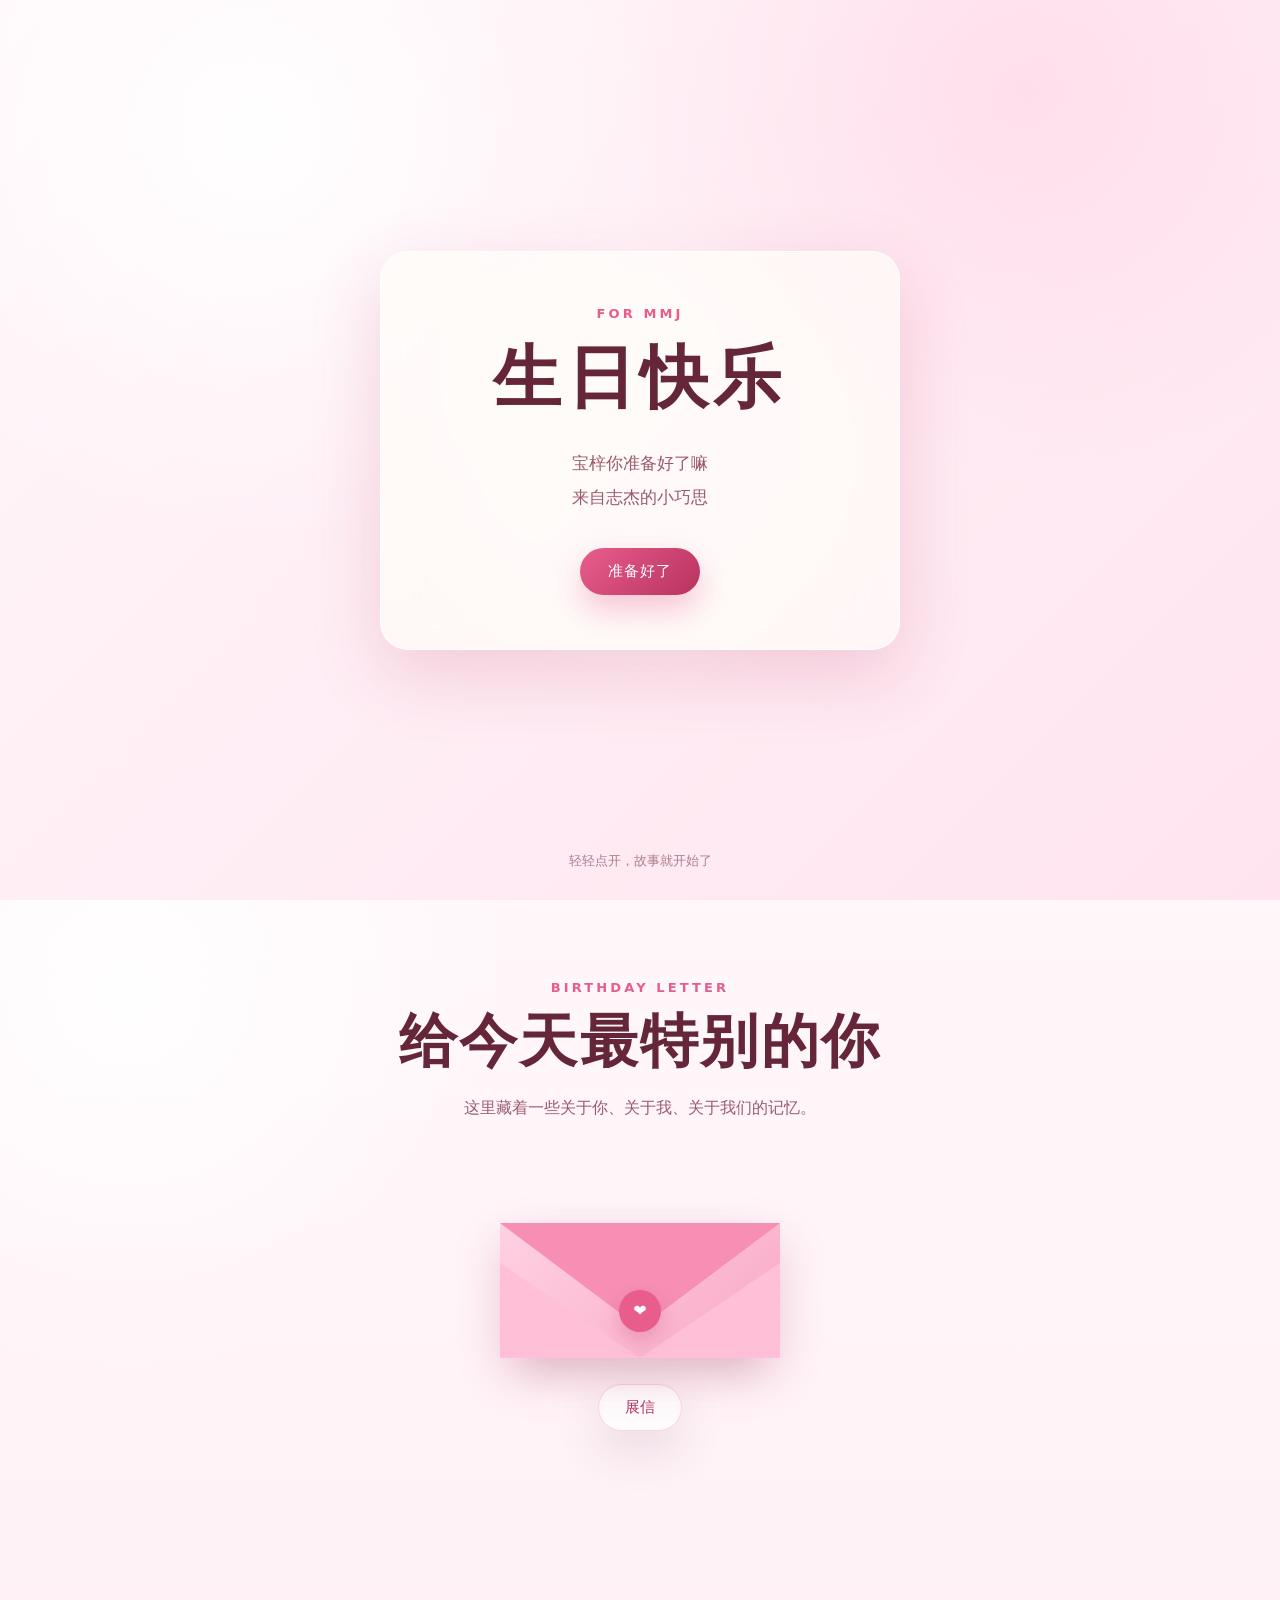
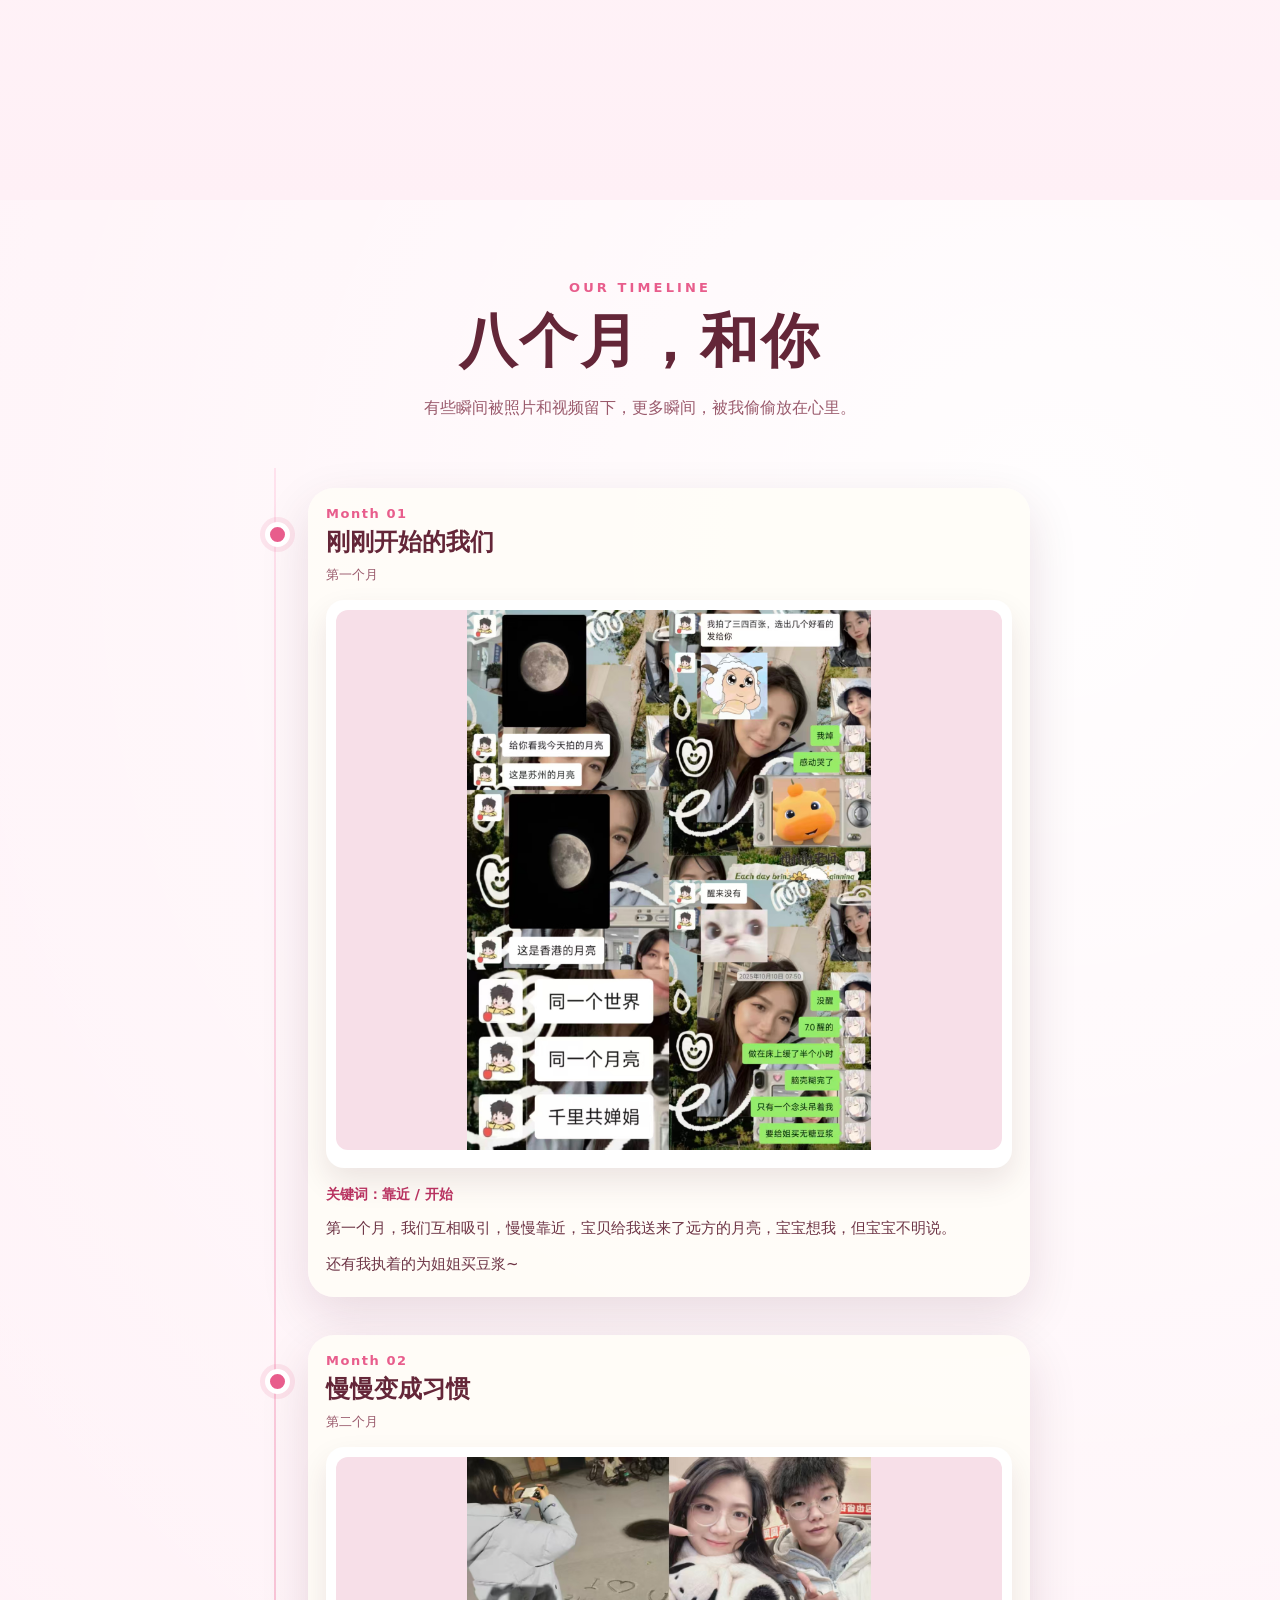
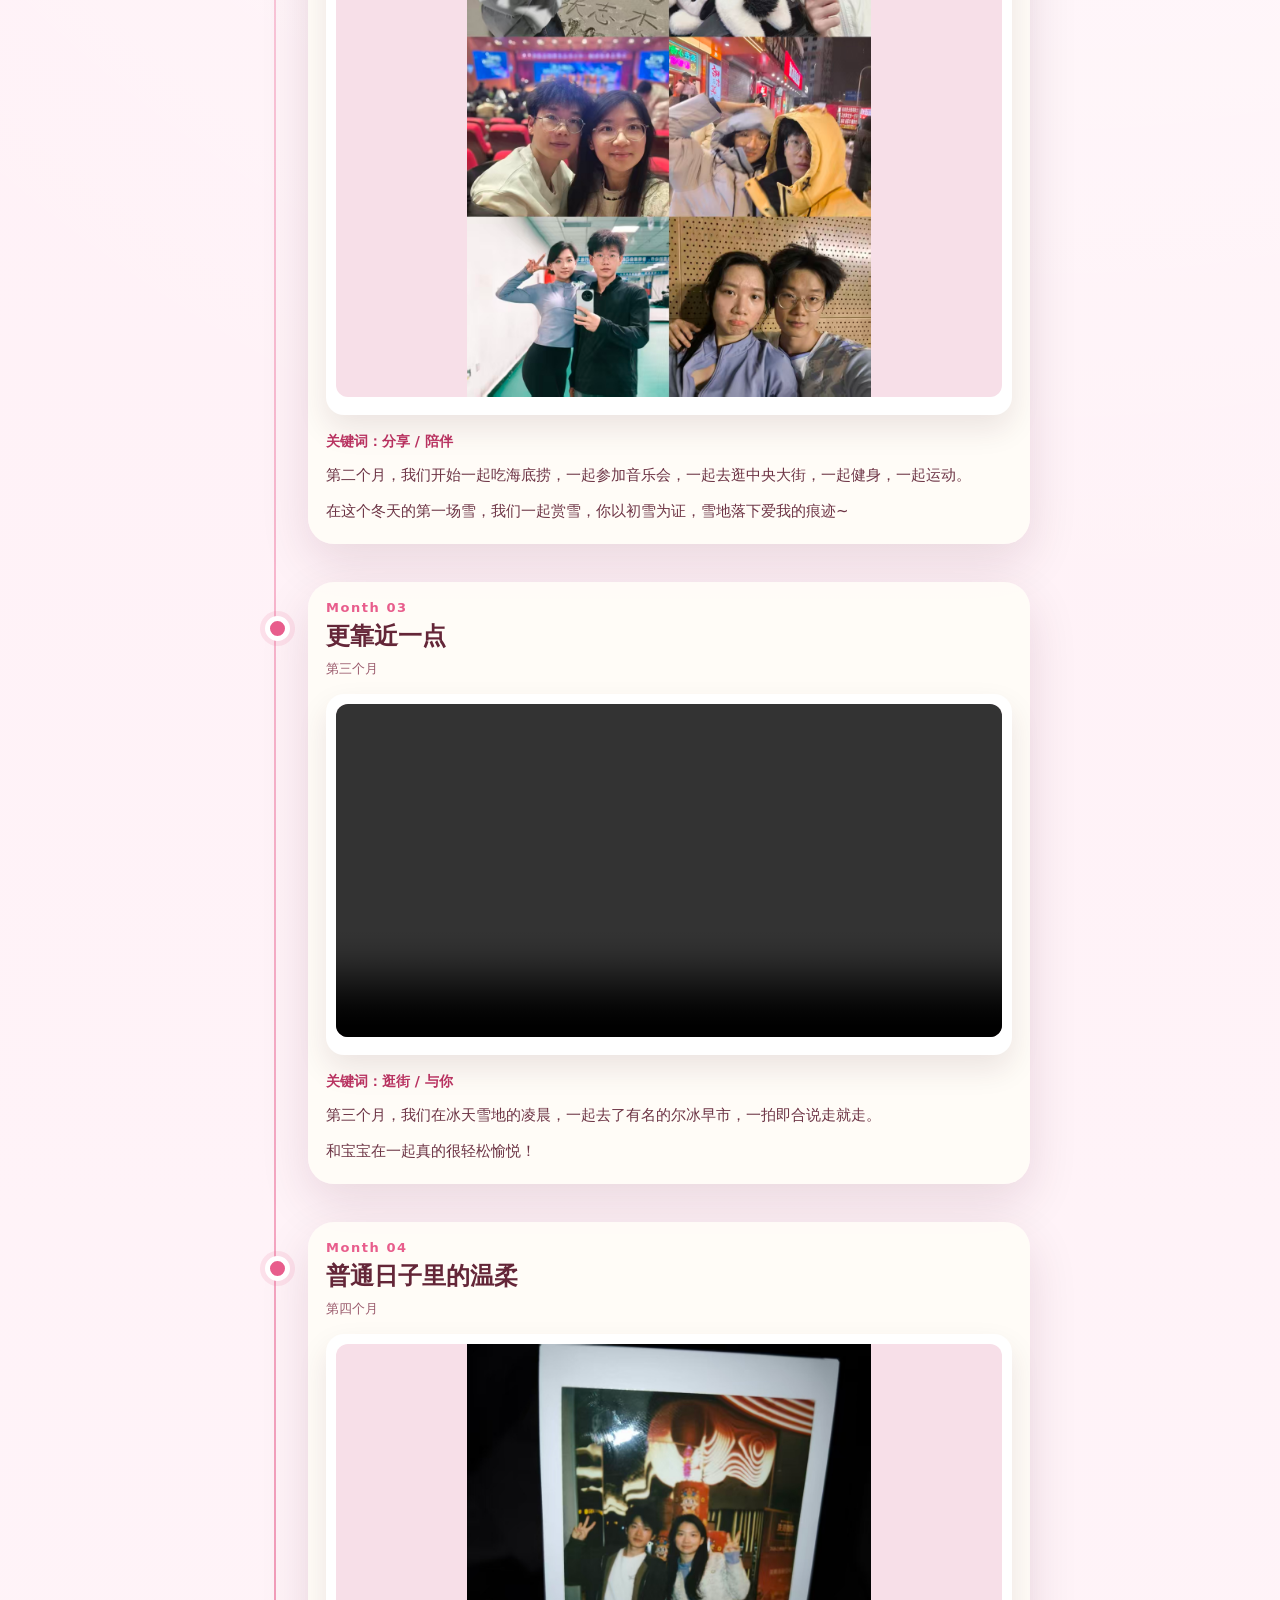
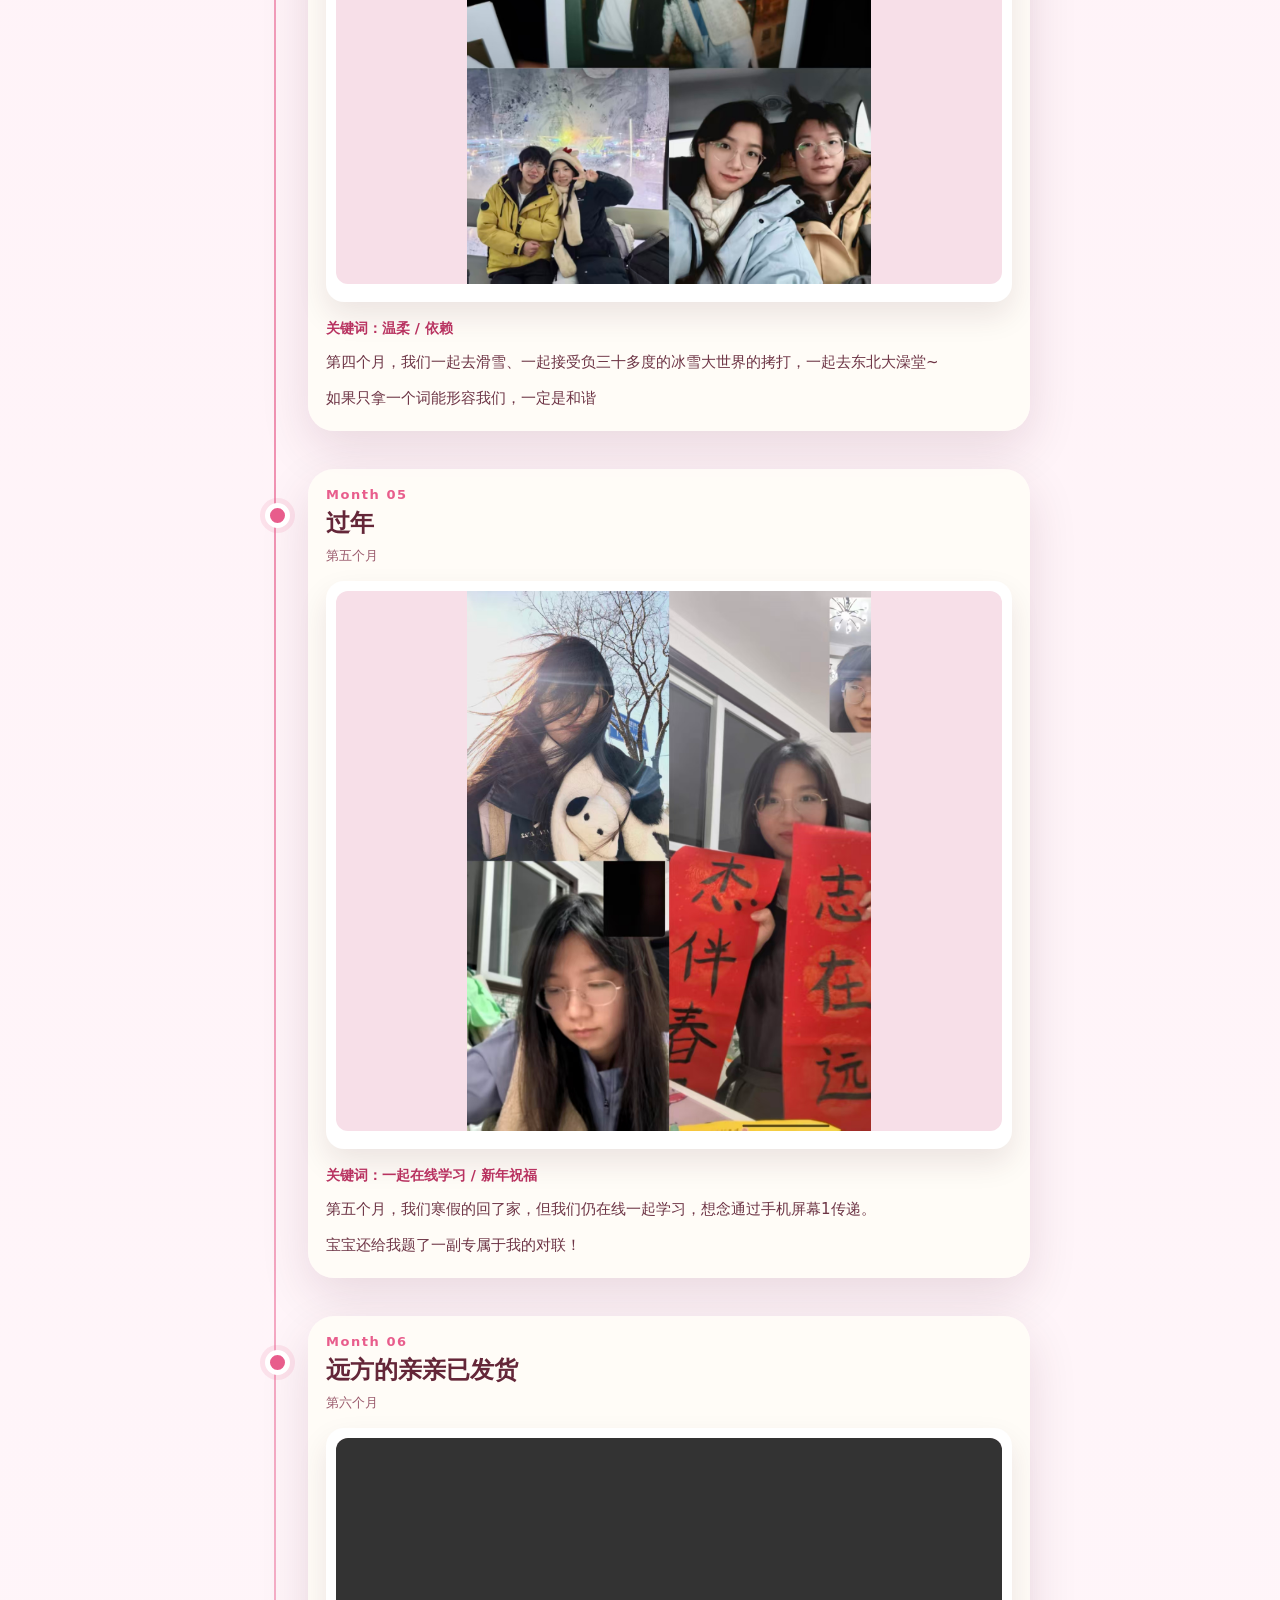
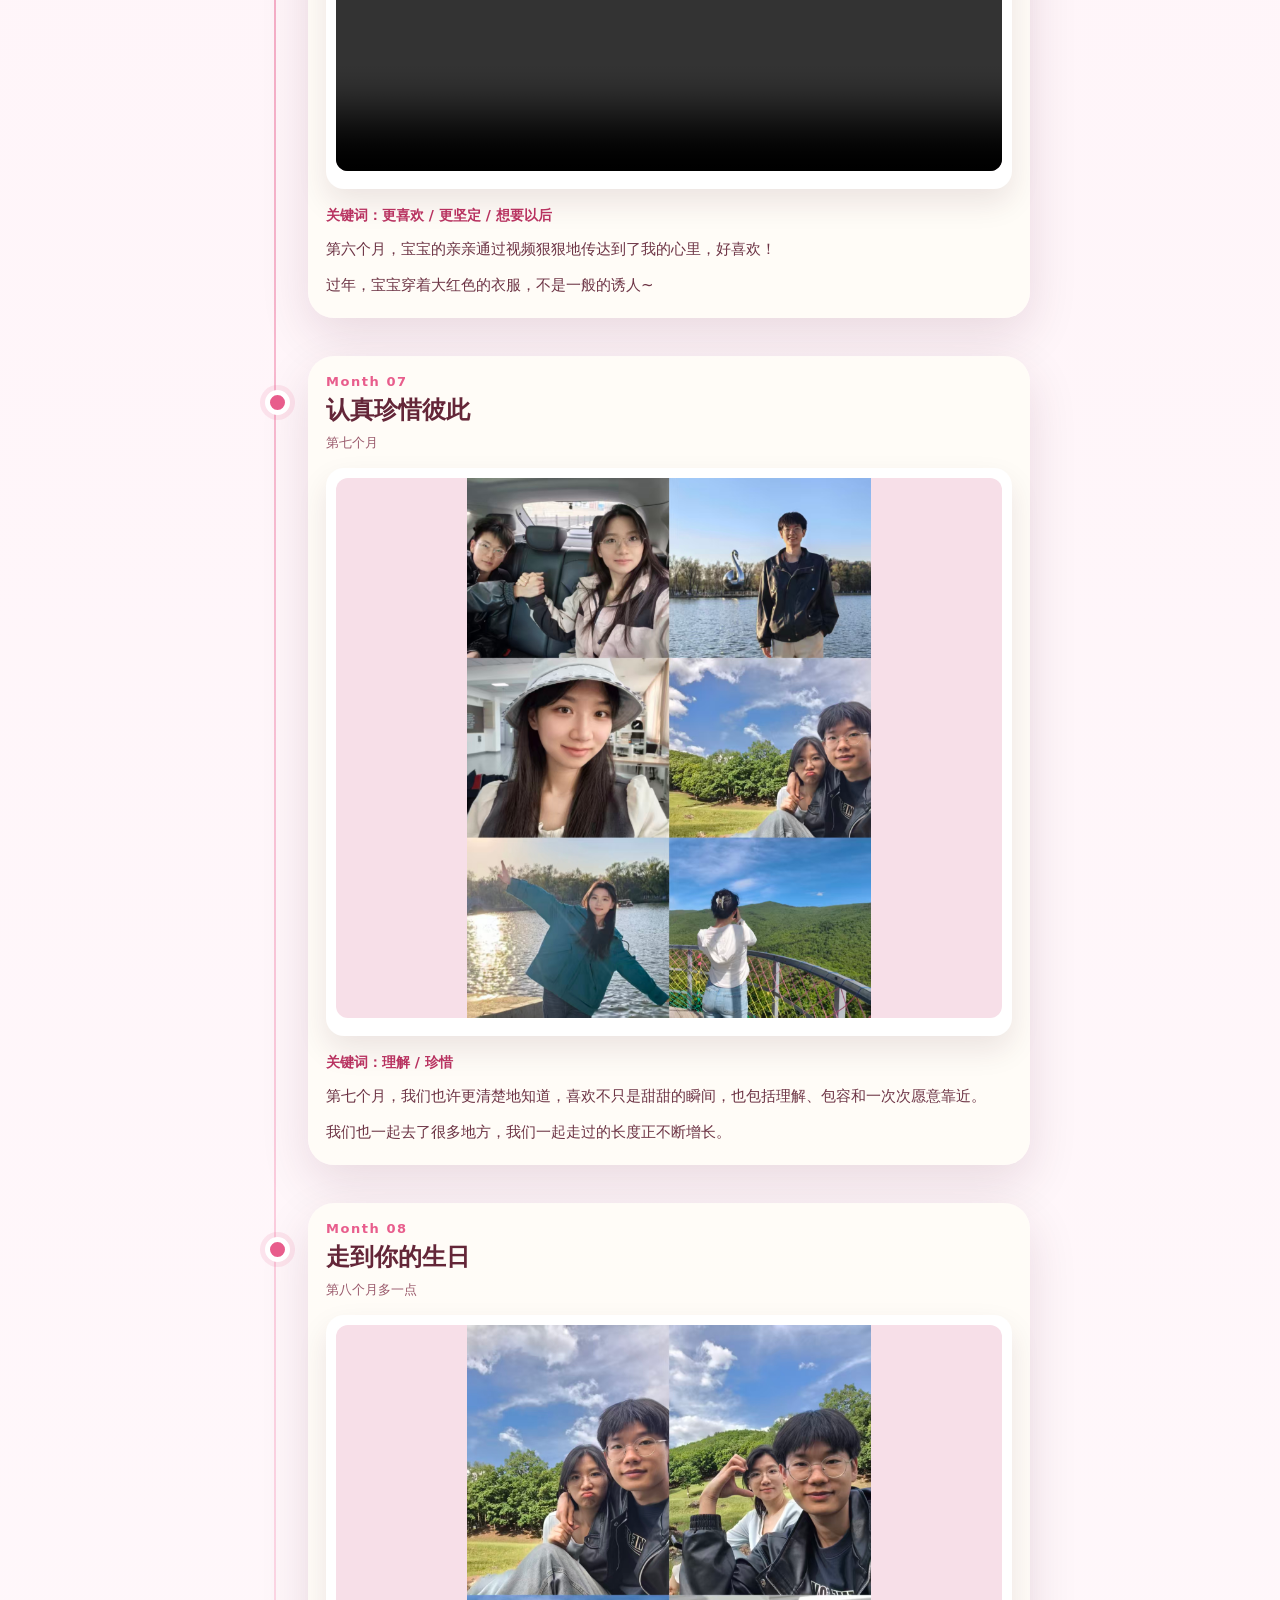
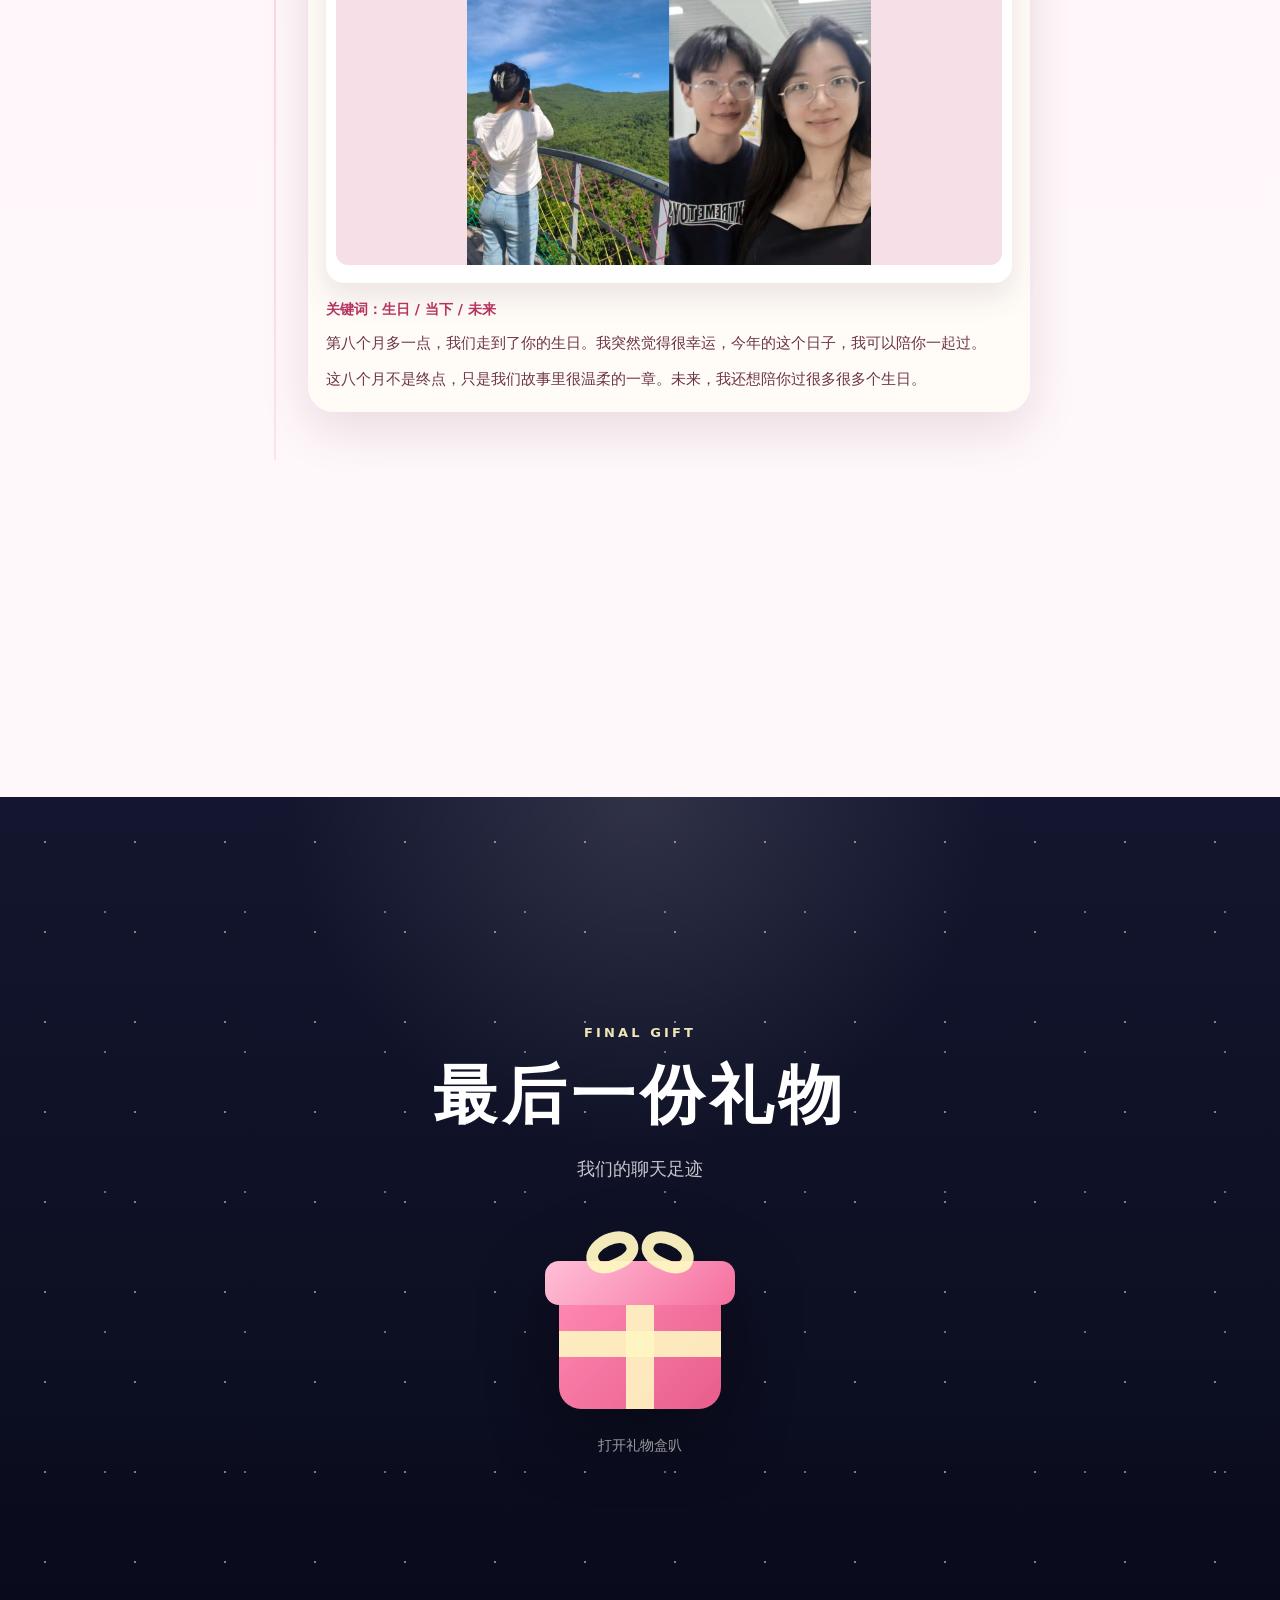
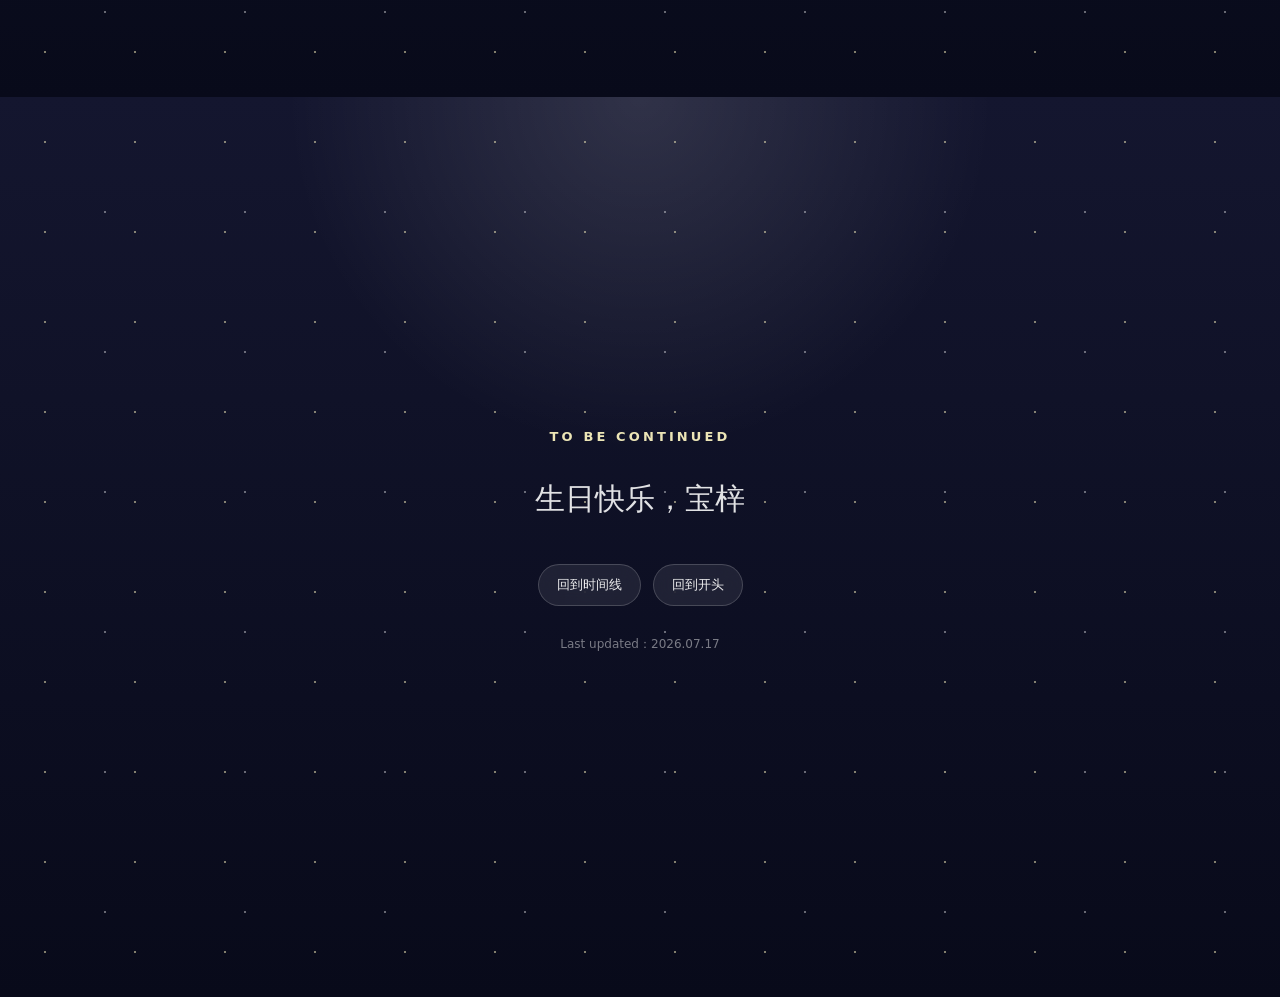
<file: index.html>
<!DOCTYPE html>
<html lang="zh-CN">
<head>
  <meta charset="UTF-8" />
  <meta name="viewport" content="width=device-width, initial-scale=1.0" />
  <title>萌萌姐签收</title>
  <link rel="stylesheet" href="./css/style.css" />
</head>

<body>
  <!-- 背景音乐 -->
  <audio id="bgMusic" loop preload="auto"></audio>

  <!-- 漂浮花瓣/光点容器 -->
  <div id="petalLayer" class="petal-layer"></div>

  <!-- 音乐控制 -->
  <button id="musicToggle" class="music-toggle hidden" aria-label="音乐开关">
    ♫
  </button>

  <main>
    <!-- 1. 开场提示页 -->
    <section id="intro" class="section intro-section">
      <div class="soft-glow"></div>

      <div class="intro-card">
        <p class="eyebrow">For MMJ</p>
        <h1>生日快乐</h1>
        <p class="intro-text">
          宝梓你准备好了嘛<br />
          来自志杰的小巧思
        </p>
        <button id="startBtn" class="primary-btn">
          准备好了
        </button>
      </div>

      <div class="scroll-hint">轻轻点开，故事就开始了</div>
    </section>

    <!-- 2. 信封情书页 -->
    <section id="letter" class="section letter-section">
      <div class="section-inner">
        <p class="eyebrow">Birthday Letter</p>
        <h2 class="section-title">给今天最特别的你</h2>
        <p class="section-subtitle">
          这里藏着一些关于你、关于我、关于我们的记忆。
        </p>

        <div id="envelope" class="envelope" role="button" tabindex="0">
          <div class="paper-preview"></div>
          <div class="envelope-body"></div>
          <div class="envelope-left"></div>
          <div class="envelope-right"></div>
          <div class="envelope-flap"></div>
          <div class="heart-seal">❤</div>
        </div>

        <button id="openLetterBtn" class="secondary-btn">
          展信
        </button>

        <article id="letterPaper" class="letter-paper hidden">
          <div id="letterText" class="letter-text"></div>
          <button id="toTimelineBtn" class="primary-btn hidden">
            去看看我们的八个月
          </button>
        </article>
      </div>
    </section>

    <!-- 3. 八个月时间线 -->
    <section id="timeline" class="section timeline-section">
      <div class="section-inner">
        <p class="eyebrow">Our Timeline</p>
        <h2 class="section-title">八个月，和你</h2>
        <p class="section-subtitle">
          有些瞬间被照片和视频留下，更多瞬间，被我偷偷放在心里。
        </p>

        <div id="timelineList" class="timeline-list"></div>

        <div class="timeline-ending reveal">
          <p>
            这些只是八个月里的一小部分，<br />
            但我想记住的，远比这里更多。
          </p>
          <button id="toGiftBtn" class="primary-btn">
            打开最后的生日礼物
          </button>
        </div>
      </div>
    </section>

    <!-- 4. 生日礼物页 -->
    <section id="gift" class="section gift-section">
      <div class="star-layer"></div>

      <div class="gift-content">
        <p class="eyebrow light">Final Gift</p>
        <h2 class="gift-title">最后一份礼物</h2>
        <p class="gift-subtitle">
          我们的聊天足迹
        </p>

        <div id="giftBox" class="gift-box" role="button" tabindex="0">
          <div class="gift-lid">
            <div class="gift-bow bow-left"></div>
            <div class="gift-bow bow-right"></div>
          </div>
          <div class="gift-body">
            <div class="gift-ribbon-vertical"></div>
            <div class="gift-ribbon-horizontal"></div>
          </div>
        </div>

        <p class="gift-tip">打开礼物盒叭</p>
      </div>
    </section>

    <!-- 5. 余韵结尾页 -->
    <section id="ending" class="section ending-section">
      <div class="star-layer"></div>

      <div class="ending-card">
        <p class="eyebrow light">To Be Continued</p>
        <div id="endingText" class="ending-text"></div>

        <div class="ending-actions">
          <button id="backTimelineBtn" class="ghost-btn">回到时间线</button>
          <button id="backTopBtn" class="ghost-btn">回到开头</button>
        </div>

        <p id="lastUpdated" class="last-updated"></p>
      </div>
    </section>
  </main>
  <script src="./js/main.js"></script>
</body>
</html>
</file>
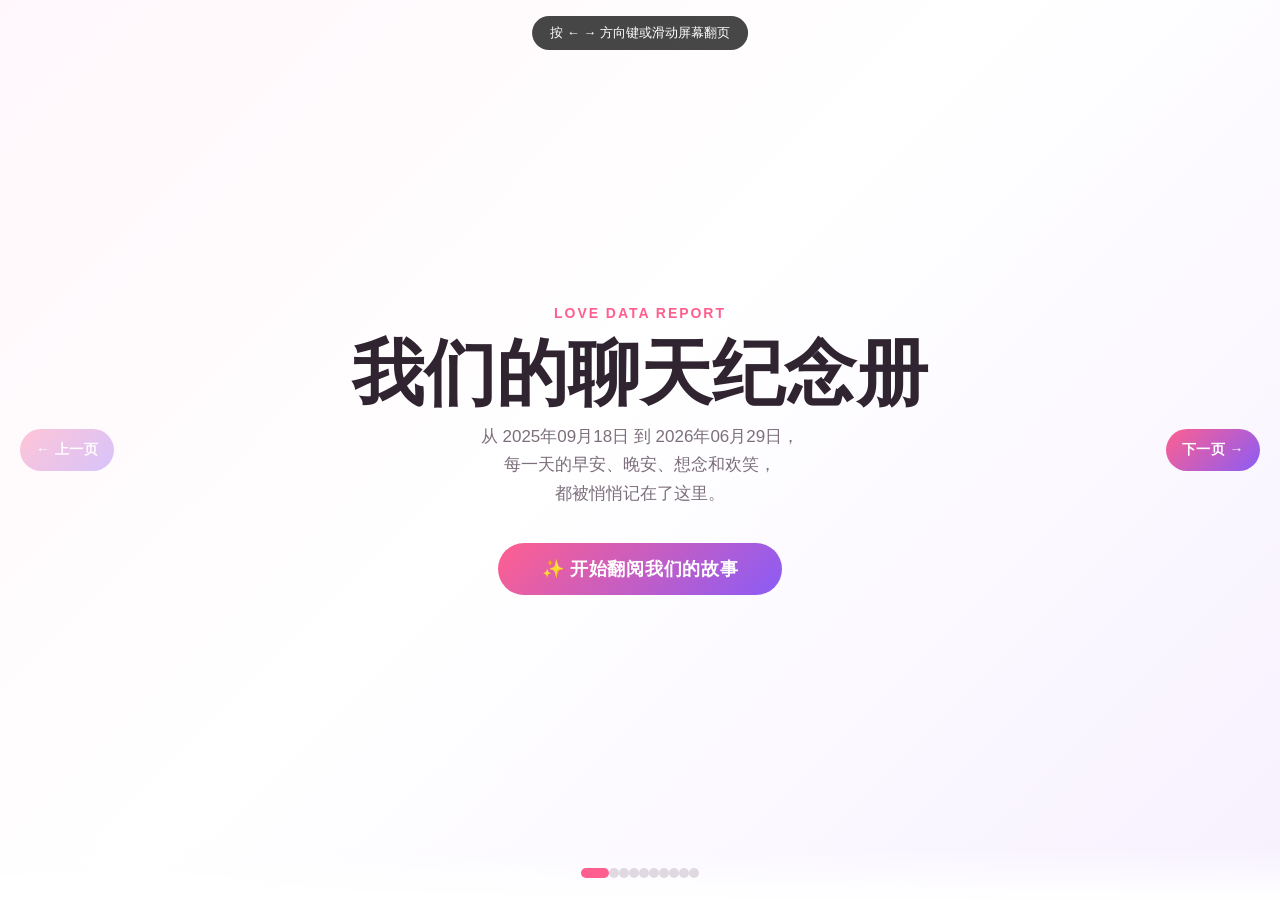
<file: gift.html>
<!doctype html>
<html lang="zh-CN">
<head>
<meta charset="utf-8"/>
<meta name="viewport" content="width=device-width,initial-scale=1"/>
<title>我们的聊天纪念册</title>
<script>window.PlotlyConfig = {MathJaxConfig: 'local'};</script>
<script src="https://cdn.plot.ly/plotly-3.6.0.min.js" integrity="sha256-QaOVwtVY0T02VaHrr6pnoHLCwayMJp4O5n4YyaE3rJk=" crossorigin="anonymous"></script>
<style>
:root{
  --pink:#ff5f8f;--purple:#8b5cf6;--text:#2f2430;--muted:#7c6f7b;
  --card:rgba(255,255,255,.76);--border:rgba(255,255,255,.7);
  --slide-width:min(900px,calc(100vw - 32px));
}
*{box-sizing:border-box;margin:0;padding:0}
body{
  margin:0;overflow:hidden;font-family:-apple-system,BlinkMacSystemFont,"Segoe UI","PingFang SC","Microsoft YaHei",sans-serif;
  color:var(--text);background:linear-gradient(135deg,#fff7fb 0%,#fff 46%,#f7f1ff 100%);
  height:100vh;width:100vw;user-select:none;-webkit-user-select:none;
}
/* ---------- 滑动舞台 ---------- */
.stage{
  width:100%;height:100vh;position:relative;overflow:hidden;
}
.slider{
  display:flex;flex-direction:row;height:100%;
  transition:transform .55s cubic-bezier(.4,0,.2,1);
  will-change:transform;
}
.slide{
  flex:0 0 100vw;height:100vh;overflow-y:auto;overflow-x:hidden;
  display:flex;align-items:center;justify-content:center;
  padding:20px 16px;
}
.slide-inner{
  width:var(--slide-width);max-height:90vh;overflow-y:auto;
  padding:16px 0;
  scrollbar-width:none;-ms-overflow-style:none;
}
.slide-inner::-webkit-scrollbar{display:none}
/* ---------- 入场动画 ---------- */
.anim-up{
  opacity:0;transform:translateY(36px);
  animation:fadeInUp .7s cubic-bezier(.25,.46,.45,.94) forwards;
}
@keyframes fadeInUp{to{opacity:1;transform:translateY(0)}}
.anim-pop{animation:popIn .45s cubic-bezier(.68,-.55,.27,1.55) forwards;opacity:0;display:inline-block}
@keyframes popIn{to{opacity:1;transform:scale(1)}from{opacity:0;transform:scale(.3)}}
.anim-left{opacity:0;transform:translateX(-30px);
  animation:slideInLeft .55s ease-out forwards;
}
@keyframes slideInLeft{to{opacity:1;transform:translateX(0)}}
/* ---------- 封面 ---------- */
.cover{text-align:center}
.cover .eyebrow{color:var(--pink);font-weight:700;letter-spacing:.14em;font-size:14px;animation:fadeInUp .7s .1s both}
.cover h1{margin:14px 0 10px;font-size:clamp(36px,6vw,72px);line-height:1.08;animation:fadeInUp .7s .25s both}
.cover .subtitle{max-width:600px;margin:0 auto 34px;color:var(--muted);font-size:17px;line-height:1.7;animation:fadeInUp .7s .4s both}
.cover .btn-start{
  display:inline-block;padding:14px 44px;border-radius:999px;border:none;
  background:linear-gradient(135deg,var(--pink),var(--purple));color:#fff;
  font-size:18px;font-weight:700;cursor:pointer;letter-spacing:.04em;
  animation:fadeInUp .7s .55s both;
  transition:transform .2s,box-shadow .2s;
}
.cover .btn-start:hover{transform:scale(1.06);box-shadow:0 12px 36px rgba(255,95,143,.32)}
/* ---------- 卡片 ---------- */
.card{
  background:var(--card);border:1px solid var(--border);border-radius:24px;
  padding:22px;box-shadow:0 18px 50px rgba(115,72,123,.12);backdrop-filter:blur(12px);
}
.card-glass{
  background:rgba(255,255,255,.62);border:1px solid rgba(255,255,255,.72);
  border-radius:20px;padding:18px;backdrop-filter:blur(8px);
}
h2{font-size:clamp(20px,3.5vw,28px);margin:0 0 14px;font-weight:800}
.big-num{font-size:clamp(34px,5vw,52px);font-weight:900;color:var(--purple)}
.stat-val{font-size:clamp(28px,4vw,38px);font-weight:800;color:var(--pink)}
.stat-lbl{color:var(--muted);font-size:14px;margin-top:4px}
.muted{color:var(--muted)}
/* ---------- 网格 ---------- */
.grid4{display:grid;grid-template-columns:repeat(4,1fr);gap:14px;margin:18px 0}
.grid2{display:grid;grid-template-columns:1.3fr .7fr;gap:14px}
.grid3{display:grid;grid-template-columns:repeat(3,1fr);gap:14px}
.grid2e{display:grid;grid-template-columns:1fr 1fr;gap:14px}
/* ---------- 标签 ---------- */
.tag{
  display:inline-block;margin:5px 5px 0 0;padding:7px 12px;border-radius:999px;
  color:#fff;background:linear-gradient(135deg,var(--pink),var(--purple));
  font-size:13px;animation:popIn .4s cubic-bezier(.68,-.55,.27,1.55) both;
}
.tag.soft{color:var(--text);background:rgba(255,255,255,.72);border:1px solid rgba(255,95,143,.22)}
/* ---------- 时间线 ---------- */
.timeline{position:relative;padding-left:18px}
.timeline-item{border-left:3px solid rgba(255,95,143,.34);padding:0 0 14px 16px;animation:slideInLeft .5s ease-out both}
.timeline-time{color:var(--purple);font-weight:700;font-size:13px}
.timeline-title{font-weight:800;margin:2px 0}
.timeline-text{color:var(--muted);font-size:14px}
/* ---------- 气泡散落 ---------- */
.bubble-scatter{
  display:flex;flex-wrap:wrap;justify-content:center;align-items:flex-start;
  gap:16px;padding:10px 0;
}
.bubble{
  display:flex;flex-direction:column;align-items:center;justify-content:center;
  padding:18px 22px;border-radius:50%;min-width:100px;min-height:100px;
  text-align:center;cursor:default;
  box-shadow:0 8px 28px rgba(255,95,143,.18);
  animation:bubbleFloat 3.6s ease-in-out infinite,popIn .5s cubic-bezier(.68,-.55,.27,1.55) both;
  transition:transform .3s,box-shadow .3s;
}
.bubble:hover{transform:scale(1.12);box-shadow:0 14px 36px rgba(139,92,246,.28);z-index:2}
.bubble-pink{
  background:linear-gradient(135deg,rgba(255,255,255,.9),rgba(255,225,235,.9));
  border:2px solid rgba(255,95,143,.35);color:var(--text);
}
.bubble-purple{
  background:linear-gradient(135deg,rgba(255,255,255,.9),rgba(235,225,255,.9));
  border:2px solid rgba(139,92,246,.35);color:var(--text);
}
.bubble-gold{
  background:linear-gradient(135deg,rgba(255,255,255,.9),rgba(255,243,210,.9));
  border:2px solid rgba(255,179,71,.4);color:var(--text);
}
.bubble-large{min-width:130px;min-height:130px;padding:24px 20px;font-size:15px}
.bubble-medium{min-width:105px;min-height:105px;padding:16px 14px;font-size:13px}
.bubble-small{min-width:80px;min-height:80px;padding:12px 10px;font-size:11px}
.bubble-time{font-size:11px;color:var(--purple);font-weight:700;margin-bottom:3px}
.bubble-title{font-weight:800;font-size:13px;margin-bottom:2px;line-height:1.3}
.bubble-text{color:var(--muted);font-size:11px;line-height:1.3;max-width:100px}
.bubble-tag{
  display:inline-flex;align-items:center;justify-content:center;
  border-radius:50%;color:#fff;font-weight:700;text-align:center;
  animation:bubbleFloat 4s ease-in-out infinite,popIn .45s cubic-bezier(.68,-.55,.27,1.55) both;
  cursor:default;transition:transform .3s;
}
.bubble-tag:hover{transform:scale(1.15);z-index:2}
@keyframes bubbleFloat{
  0%,100%{transform:translateY(0)}
  25%{transform:translateY(-8px)}
  75%{transform:translateY(4px)}
}
/* ---------- 回忆卡片（保留） ---------- */
.memory-grid{display:grid;grid-template-columns:repeat(3,1fr);gap:12px}
.memory-card{
  padding:14px;border-radius:18px;background:rgba(255,255,255,.68);
  border:1px solid rgba(255,255,255,.82);font-size:14px;
  animation:fadeInUp .5s ease-out both;
}
.memory-meta{color:var(--purple);font-size:12px;font-weight:700;margin-bottom:5px}
/* ---------- 盲盒按钮 ---------- */
.btn-reroll{
  display:inline-block;padding:12px 32px;border-radius:999px;border:none;
  background:linear-gradient(135deg,#ffb347,#ff5f8f);color:#fff;
  font-size:16px;font-weight:700;cursor:pointer;letter-spacing:.04em;
  margin-bottom:18px;
  transition:transform .2s,box-shadow .2s;
  animation:fadeInUp .5s ease-out both;
}
.btn-reroll:hover{transform:scale(1.06);box-shadow:0 10px 30px rgba(255,95,143,.32)}
.btn-reroll:active{transform:scale(.96)}
@keyframes spinPop{
  0%{opacity:0;transform:scale(.4) rotate(-10deg)}
  60%{transform:scale(1.08) rotate(2deg)}
  100%{opacity:1;transform:scale(1) rotate(0deg)}
}
.bubble-spin{animation:spinPop .5s cubic-bezier(.68,-.55,.27,1.55) both}
/* ---------- 情书 ---------- */
.letter{
  font-size:16px;padding:28px;border-radius:28px;
  background:linear-gradient(135deg,rgba(255,255,255,.84),rgba(255,239,247,.84));
  border:1px solid rgba(255,255,255,.86);line-height:1.9;
}
.letter p{margin-bottom:14px}
/* ---------- 生日祝福页 ---------- */
.birthday-page{
  text-align:center;position:relative;overflow:hidden;
  background:linear-gradient(180deg,#fff0f5 0%,#fdf2ff 50%,#fff5f5 100%);
  border-radius:32px;padding:40px 20px;min-height:420px;
}
.birthday-title{font-size:clamp(28px,5vw,44px);font-weight:900;color:var(--pink)}
.birthday-name{font-size:clamp(36px,7vw,60px);font-weight:900;
  background:linear-gradient(135deg,var(--pink),var(--purple));
  -webkit-background-clip:text;-webkit-text-fill-color:transparent;
  background-clip:text;margin:10px 0;
}
.birthday-msg{font-size:16px;color:var(--muted);max-width:500px;margin:16px auto;line-height:1.8}
/* 爱心粒子 */
.hearts{position:absolute;inset:0;pointer-events:none;overflow:hidden}
.heart{
  position:absolute;font-size:20px;animation:floatUp 4s linear infinite;
  opacity:.7;color:var(--pink);
}
@keyframes floatUp{
  0%{transform:translateY(110vh) scale(0) rotate(0deg);opacity:1}
  80%{opacity:.6}
  100%{transform:translateY(-10vh) scale(1.2) rotate(360deg);opacity:0}
}
/* 烟花粒子 */
.firework{position:absolute;width:6px;height:6px;border-radius:50%;animation:burst 1.6s ease-out forwards;pointer-events:none}
@keyframes burst{
  0%{transform:translate(0,0) scale(1);opacity:1}
  100%{transform:translate(var(--dx),var(--dy)) scale(0);opacity:0}
}
/* ---------- 导航 ---------- */
.nav-bar{
  position:fixed;bottom:0;left:0;right:0;z-index:100;
  display:flex;align-items:center;justify-content:center;
  gap:8px;padding:18px 16px;background:linear-gradient(0deg,rgba(255,255,255,.92),transparent);
  pointer-events:none;
}
.nav-bar>*{pointer-events:auto}
.dot{
  width:10px;height:10px;border-radius:50%;background:rgba(180,160,180,.38);
  cursor:pointer;transition:all .3s;border:none;padding:0;
}
.dot.active{background:var(--pink);width:28px;border-radius:6px}
.btn-nav{
  padding:8px 18px;border-radius:999px;border:none;
  background:linear-gradient(135deg,var(--pink),var(--purple));color:#fff;
  font-size:14px;font-weight:700;cursor:pointer;letter-spacing:.03em;
  transition:transform .2s,box-shadow .2s,opacity .3s;
}
.btn-nav:hover{transform:scale(1.05);box-shadow:0 8px 24px rgba(255,95,143,.28)}
.btn-nav:disabled{opacity:.35;cursor:default;transform:none;box-shadow:none}
/* ---------- 提示 ---------- */
.hint{position:fixed;top:16px;left:50%;transform:translateX(-50%);z-index:99;
  background:rgba(0,0,0,.72);color:#fff;padding:8px 18px;border-radius:999px;
  font-size:13px;opacity:0;transition:opacity .5s;pointer-events:none;
}
.hint.show{opacity:1}
/* ---------- 响应式 ---------- */
@media(max-width:768px){
  .grid4,.grid3,.grid2,.grid2e,.memory-grid{grid-template-columns:1fr}
  .slide{padding:10px 8px}
  .birthday-page{padding:24px 14px;min-height:360px}
  .btn-nav{padding:10px 24px;font-size:15px}
}
@media(min-width:769px){
  .btn-nav.prev{position:fixed;left:20px;bottom:50%;transform:translateY(50%);z-index:99;padding:12px 16px}
  .btn-nav.next{position:fixed;right:20px;bottom:50%;transform:translateY(50%);z-index:99;padding:12px 16px}
}
</style>
</head>
<body>
<div class="hint" id="hint">按 ← → 方向键或滑动屏幕翻页</div>
<div class="stage">
<div class="slider" id="slider">

<!-- ====== 第1页：封面 ====== -->
<div class="slide" data-index="0">
<div class="slide-inner cover">
  <div class="eyebrow anim-up" style="animation-delay:.1s">LOVE DATA REPORT</div>
  <h1 class="anim-up" style="animation-delay:.25s">我们的聊天纪念册</h1>
  <p class="subtitle anim-up" style="animation-delay:.4s">
    从 2025年09月18日 到 2026年06月29日，<br/>
    每一天的早安、晚安、想念和欢笑，<br/>都被悄悄记在了这里。
  </p>
   <button class="btn-start anim-up" style="animation-delay:.55s" id="btnStart">✨ 开始翻阅我们的故事</button>
</div>
</div>

<!-- ====== 第2页：数据总览 ====== -->
<div class="slide" data-index="1">
<div class="slide-inner">
  <h2 class="anim-up" style="animation-delay:0s">📊 数据总览</h2>
  <p class="muted anim-up" style="animation-delay:.15s;margin-bottom:12px">这是我们一起走过的数字印记</p>
  <div class="grid4">
    <div class="card anim-up" style="animation-delay:.2s">
      <div class="stat-val" data-count="63174">0</div>
      <div class="stat-lbl">总消息数</div>
    </div>
    <div class="card anim-up" style="animation-delay:.3s">
      <div class="stat-val" data-count="281">0</div>
      <div class="stat-lbl">有聊天的日子</div>
    </div>
    <div class="card anim-up" style="animation-delay:.4s">
      <div class="stat-val" data-count="278">0</div>
      <div class="stat-lbl">最长连续聊天天数</div>
    </div>
    <div class="card anim-up" style="animation-delay:.5s">
      <div class="stat-val" data-count="32281">0</div>
      <div class="stat-lbl">累计心动值</div>
    </div>
  </div>
</div>
</div>

<!-- ====== 第3页：甜度曲线 ====== -->
<div class="slide" data-index="2">
<div class="slide-inner">
  <h2 class="anim-up" style="animation-delay:0s">💕 甜度曲线</h2>
  <div class="grid2">
    <div class="card anim-up" style="animation-delay:.15s">
      <div style="height:480px; width:100%;">
        <div id="eb870060-1ebb-408d-b56d-4c0993b58976" class="plotly-graph-div" style="height:100%; width:100%;"></div>
        <script>
          window.PLOTLYENV=window.PLOTLYENV || {};
          if (document.getElementById("eb870060-1ebb-408d-b56d-4c0993b58976")) { try {
            Plotly.newPlot(
              "eb870060-1ebb-408d-b56d-4c0993b58976",
              [{"line":{"color":"#ff5f8f","width":2},"mode":"lines+markers","name":"\u6bcf\u65e5\u5fc3\u52a8\u503c","x":["2025-09-18T00:00:00","2025-09-22T00:00:00","2025-09-23T00:00:00","2025-09-25T00:00:00","2025-09-26T00:00:00","2025-09-27T00:00:00","2025-09-28T00:00:00","2025-09-29T00:00:00","2025-09-30T00:00:00","2025-10-01T00:00:00","2025-10-02T00:00:00","2025-10-03T00:00:00","2025-10-04T00:00:00","2025-10-05T00:00:00","2025-10-06T00:00:00","2025-10-07T00:00:00","2025-10-08T00:00:00","2025-10-09T00:00:00","2025-10-10T00:00:00","2025-10-11T00:00:00","2025-10-12T00:00:00","2025-10-13T00:00:00","2025-10-14T00:00:00","2025-10-15T00:00:00","2025-10-16T00:00:00","2025-10-17T00:00:00","2025-10-18T00:00:00","2025-10-19T00:00:00","2025-10-20T00:00:00","2025-10-21T00:00:00","2025-10-22T00:00:00","2025-10-23T00:00:00","2025-10-24T00:00:00","2025-10-25T00:00:00","2025-10-26T00:00:00","2025-10-27T00:00:00","2025-10-28T00:00:00","2025-10-29T00:00:00","2025-10-30T00:00:00","2025-10-31T00:00:00","2025-11-01T00:00:00","2025-11-02T00:00:00","2025-11-03T00:00:00","2025-11-04T00:00:00","2025-11-05T00:00:00","2025-11-06T00:00:00","2025-11-07T00:00:00","2025-11-08T00:00:00","2025-11-09T00:00:00","2025-11-10T00:00:00","2025-11-11T00:00:00","2025-11-12T00:00:00","2025-11-13T00:00:00","2025-11-14T00:00:00","2025-11-15T00:00:00","2025-11-16T00:00:00","2025-11-17T00:00:00","2025-11-18T00:00:00","2025-11-19T00:00:00","2025-11-20T00:00:00","2025-11-21T00:00:00","2025-11-22T00:00:00","2025-11-23T00:00:00","2025-11-24T00:00:00","2025-11-25T00:00:00","2025-11-26T00:00:00","2025-11-27T00:00:00","2025-11-28T00:00:00","2025-11-29T00:00:00","2025-11-30T00:00:00","2025-12-01T00:00:00","2025-12-02T00:00:00","2025-12-03T00:00:00","2025-12-04T00:00:00","2025-12-05T00:00:00","2025-12-06T00:00:00","2025-12-07T00:00:00","2025-12-08T00:00:00","2025-12-09T00:00:00","2025-12-10T00:00:00","2025-12-11T00:00:00","2025-12-12T00:00:00","2025-12-13T00:00:00","2025-12-14T00:00:00","2025-12-15T00:00:00","2025-12-16T00:00:00","2025-12-17T00:00:00","2025-12-18T00:00:00","2025-12-19T00:00:00","2025-12-20T00:00:00","2025-12-21T00:00:00","2025-12-22T00:00:00","2025-12-23T00:00:00","2025-12-24T00:00:00","2025-12-25T00:00:00","2025-12-26T00:00:00","2025-12-27T00:00:00","2025-12-28T00:00:00","2025-12-29T00:00:00","2025-12-30T00:00:00","2025-12-31T00:00:00","2026-01-01T00:00:00","2026-01-02T00:00:00","2026-01-03T00:00:00","2026-01-04T00:00:00","2026-01-05T00:00:00","2026-01-06T00:00:00","2026-01-07T00:00:00","2026-01-08T00:00:00","2026-01-09T00:00:00","2026-01-10T00:00:00","2026-01-11T00:00:00","2026-01-12T00:00:00","2026-01-13T00:00:00","2026-01-14T00:00:00","2026-01-15T00:00:00","2026-01-16T00:00:00","2026-01-17T00:00:00","2026-01-18T00:00:00","2026-01-19T00:00:00","2026-01-20T00:00:00","2026-01-21T00:00:00","2026-01-22T00:00:00","2026-01-23T00:00:00","2026-01-24T00:00:00","2026-01-25T00:00:00","2026-01-26T00:00:00","2026-01-27T00:00:00","2026-01-28T00:00:00","2026-01-29T00:00:00","2026-01-30T00:00:00","2026-01-31T00:00:00","2026-02-01T00:00:00","2026-02-02T00:00:00","2026-02-03T00:00:00","2026-02-04T00:00:00","2026-02-05T00:00:00","2026-02-06T00:00:00","2026-02-07T00:00:00","2026-02-08T00:00:00","2026-02-09T00:00:00","2026-02-10T00:00:00","2026-02-11T00:00:00","2026-02-12T00:00:00","2026-02-13T00:00:00","2026-02-14T00:00:00","2026-02-15T00:00:00","2026-02-16T00:00:00","2026-02-17T00:00:00","2026-02-18T00:00:00","2026-02-19T00:00:00","2026-02-20T00:00:00","2026-02-21T00:00:00","2026-02-22T00:00:00","2026-02-23T00:00:00","2026-02-24T00:00:00","2026-02-25T00:00:00","2026-02-26T00:00:00","2026-02-27T00:00:00","2026-02-28T00:00:00","2026-03-01T00:00:00","2026-03-02T00:00:00","2026-03-03T00:00:00","2026-03-04T00:00:00","2026-03-05T00:00:00","2026-03-06T00:00:00","2026-03-07T00:00:00","2026-03-08T00:00:00","2026-03-09T00:00:00","2026-03-10T00:00:00","2026-03-11T00:00:00","2026-03-12T00:00:00","2026-03-13T00:00:00","2026-03-14T00:00:00","2026-03-15T00:00:00","2026-03-16T00:00:00","2026-03-17T00:00:00","2026-03-18T00:00:00","2026-03-19T00:00:00","2026-03-20T00:00:00","2026-03-21T00:00:00","2026-03-22T00:00:00","2026-03-23T00:00:00","2026-03-24T00:00:00","2026-03-25T00:00:00","2026-03-26T00:00:00","2026-03-27T00:00:00","2026-03-28T00:00:00","2026-03-29T00:00:00","2026-03-30T00:00:00","2026-03-31T00:00:00","2026-04-01T00:00:00","2026-04-02T00:00:00","2026-04-03T00:00:00","2026-04-04T00:00:00","2026-04-05T00:00:00","2026-04-06T00:00:00","2026-04-07T00:00:00","2026-04-08T00:00:00","2026-04-09T00:00:00","2026-04-10T00:00:00","2026-04-11T00:00:00","2026-04-12T00:00:00","2026-04-13T00:00:00","2026-04-14T00:00:00","2026-04-15T00:00:00","2026-04-16T00:00:00","2026-04-17T00:00:00","2026-04-18T00:00:00","2026-04-19T00:00:00","2026-04-20T00:00:00","2026-04-21T00:00:00","2026-04-22T00:00:00","2026-04-23T00:00:00","2026-04-24T00:00:00","2026-04-25T00:00:00","2026-04-26T00:00:00","2026-04-27T00:00:00","2026-04-28T00:00:00","2026-04-29T00:00:00","2026-04-30T00:00:00","2026-05-01T00:00:00","2026-05-02T00:00:00","2026-05-03T00:00:00","2026-05-04T00:00:00","2026-05-05T00:00:00","2026-05-06T00:00:00","2026-05-07T00:00:00","2026-05-08T00:00:00","2026-05-09T00:00:00","2026-05-10T00:00:00","2026-05-11T00:00:00","2026-05-12T00:00:00","2026-05-13T00:00:00","2026-05-14T00:00:00","2026-05-15T00:00:00","2026-05-16T00:00:00","2026-05-17T00:00:00","2026-05-18T00:00:00","2026-05-19T00:00:00","2026-05-20T00:00:00","2026-05-21T00:00:00","2026-05-22T00:00:00","2026-05-23T00:00:00","2026-05-24T00:00:00","2026-05-25T00:00:00","2026-05-26T00:00:00","2026-05-27T00:00:00","2026-05-28T00:00:00","2026-05-29T00:00:00","2026-05-30T00:00:00","2026-05-31T00:00:00","2026-06-01T00:00:00","2026-06-02T00:00:00","2026-06-03T00:00:00","2026-06-04T00:00:00","2026-06-05T00:00:00","2026-06-06T00:00:00","2026-06-07T00:00:00","2026-06-08T00:00:00","2026-06-09T00:00:00","2026-06-10T00:00:00","2026-06-11T00:00:00","2026-06-12T00:00:00","2026-06-13T00:00:00","2026-06-14T00:00:00","2026-06-15T00:00:00","2026-06-16T00:00:00","2026-06-17T00:00:00","2026-06-18T00:00:00","2026-06-19T00:00:00","2026-06-20T00:00:00","2026-06-21T00:00:00","2026-06-22T00:00:00","2026-06-23T00:00:00","2026-06-24T00:00:00","2026-06-25T00:00:00","2026-06-26T00:00:00","2026-06-27T00:00:00","2026-06-28T00:00:00","2026-06-29T00:00:00"],"y":{"dtype":"i2","bdata":"[base64]"},"type":"scatter"},{"line":{"color":"#8b5cf6","width":3},"mode":"lines","name":"7\u65e5\u6e29\u67d4\u8d8b\u52bf","x":["2025-09-18T00:00:00","2025-09-22T00:00:00","2025-09-23T00:00:00","2025-09-25T00:00:00","2025-09-26T00:00:00","2025-09-27T00:00:00","2025-09-28T00:00:00","2025-09-29T00:00:00","2025-09-30T00:00:00","2025-10-01T00:00:00","2025-10-02T00:00:00","2025-10-03T00:00:00","2025-10-04T00:00:00","2025-10-05T00:00:00","2025-10-06T00:00:00","2025-10-07T00:00:00","2025-10-08T00:00:00","2025-10-09T00:00:00","2025-10-10T00:00:00","2025-10-11T00:00:00","2025-10-12T00:00:00","2025-10-13T00:00:00","2025-10-14T00:00:00","2025-10-15T00:00:00","2025-10-16T00:00:00","2025-10-17T00:00:00","2025-10-18T00:00:00","2025-10-19T00:00:00","2025-10-20T00:00:00","2025-10-21T00:00:00","2025-10-22T00:00:00","2025-10-23T00:00:00","2025-10-24T00:00:00","2025-10-25T00:00:00","2025-10-26T00:00:00","2025-10-27T00:00:00","2025-10-28T00:00:00","2025-10-29T00:00:00","2025-10-30T00:00:00","2025-10-31T00:00:00","2025-11-01T00:00:00","2025-11-02T00:00:00","2025-11-03T00:00:00","2025-11-04T00:00:00","2025-11-05T00:00:00","2025-11-06T00:00:00","2025-11-07T00:00:00","2025-11-08T00:00:00","2025-11-09T00:00:00","2025-11-10T00:00:00","2025-11-11T00:00:00","2025-11-12T00:00:00","2025-11-13T00:00:00","2025-11-14T00:00:00","2025-11-15T00:00:00","2025-11-16T00:00:00","2025-11-17T00:00:00","2025-11-18T00:00:00","2025-11-19T00:00:00","2025-11-20T00:00:00","2025-11-21T00:00:00","2025-11-22T00:00:00","2025-11-23T00:00:00","2025-11-24T00:00:00","2025-11-25T00:00:00","2025-11-26T00:00:00","2025-11-27T00:00:00","2025-11-28T00:00:00","2025-11-29T00:00:00","2025-11-30T00:00:00","2025-12-01T00:00:00","2025-12-02T00:00:00","2025-12-03T00:00:00","2025-12-04T00:00:00","2025-12-05T00:00:00","2025-12-06T00:00:00","2025-12-07T00:00:00","2025-12-08T00:00:00","2025-12-09T00:00:00","2025-12-10T00:00:00","2025-12-11T00:00:00","2025-12-12T00:00:00","2025-12-13T00:00:00","2025-12-14T00:00:00","2025-12-15T00:00:00","2025-12-16T00:00:00","2025-12-17T00:00:00","2025-12-18T00:00:00","2025-12-19T00:00:00","2025-12-20T00:00:00","2025-12-21T00:00:00","2025-12-22T00:00:00","2025-12-23T00:00:00","2025-12-24T00:00:00","2025-12-25T00:00:00","2025-12-26T00:00:00","2025-12-27T00:00:00","2025-12-28T00:00:00","2025-12-29T00:00:00","2025-12-30T00:00:00","2025-12-31T00:00:00","2026-01-01T00:00:00","2026-01-02T00:00:00","2026-01-03T00:00:00","2026-01-04T00:00:00","2026-01-05T00:00:00","2026-01-06T00:00:00","2026-01-07T00:00:00","2026-01-08T00:00:00","2026-01-09T00:00:00","2026-01-10T00:00:00","2026-01-11T00:00:00","2026-01-12T00:00:00","2026-01-13T00:00:00","2026-01-14T00:00:00","2026-01-15T00:00:00","2026-01-16T00:00:00","2026-01-17T00:00:00","2026-01-18T00:00:00","2026-01-19T00:00:00","2026-01-20T00:00:00","2026-01-21T00:00:00","2026-01-22T00:00:00","2026-01-23T00:00:00","2026-01-24T00:00:00","2026-01-25T00:00:00","2026-01-26T00:00:00","2026-01-27T00:00:00","2026-01-28T00:00:00","2026-01-29T00:00:00","2026-01-30T00:00:00","2026-01-31T00:00:00","2026-02-01T00:00:00","2026-02-02T00:00:00","2026-02-03T00:00:00","2026-02-04T00:00:00","2026-02-05T00:00:00","2026-02-06T00:00:00","2026-02-07T00:00:00","2026-02-08T00:00:00","2026-02-09T00:00:00","2026-02-10T00:00:00","2026-02-11T00:00:00","2026-02-12T00:00:00","2026-02-13T00:00:00","2026-02-14T00:00:00","2026-02-15T00:00:00","2026-02-16T00:00:00","2026-02-17T00:00:00","2026-02-18T00:00:00","2026-02-19T00:00:00","2026-02-20T00:00:00","2026-02-21T00:00:00","2026-02-22T00:00:00","2026-02-23T00:00:00","2026-02-24T00:00:00","2026-02-25T00:00:00","2026-02-26T00:00:00","2026-02-27T00:00:00","2026-02-28T00:00:00","2026-03-01T00:00:00","2026-03-02T00:00:00","2026-03-03T00:00:00","2026-03-04T00:00:00","2026-03-05T00:00:00","2026-03-06T00:00:00","2026-03-07T00:00:00","2026-03-08T00:00:00","2026-03-09T00:00:00","2026-03-10T00:00:00","2026-03-11T00:00:00","2026-03-12T00:00:00","2026-03-13T00:00:00","2026-03-14T00:00:00","2026-03-15T00:00:00","2026-03-16T00:00:00","2026-03-17T00:00:00","2026-03-18T00:00:00","2026-03-19T00:00:00","2026-03-20T00:00:00","2026-03-21T00:00:00","2026-03-22T00:00:00","2026-03-23T00:00:00","2026-03-24T00:00:00","2026-03-25T00:00:00","2026-03-26T00:00:00","2026-03-27T00:00:00","2026-03-28T00:00:00","2026-03-29T00:00:00","2026-03-30T00:00:00","2026-03-31T00:00:00","2026-04-01T00:00:00","2026-04-02T00:00:00","2026-04-03T00:00:00","2026-04-04T00:00:00","2026-04-05T00:00:00","2026-04-06T00:00:00","2026-04-07T00:00:00","2026-04-08T00:00:00","2026-04-09T00:00:00","2026-04-10T00:00:00","2026-04-11T00:00:00","2026-04-12T00:00:00","2026-04-13T00:00:00","2026-04-14T00:00:00","2026-04-15T00:00:00","2026-04-16T00:00:00","2026-04-17T00:00:00","2026-04-18T00:00:00","2026-04-19T00:00:00","2026-04-20T00:00:00","2026-04-21T00:00:00","2026-04-22T00:00:00","2026-04-23T00:00:00","2026-04-24T00:00:00","2026-04-25T00:00:00","2026-04-26T00:00:00","2026-04-27T00:00:00","2026-04-28T00:00:00","2026-04-29T00:00:00","2026-04-30T00:00:00","2026-05-01T00:00:00","2026-05-02T00:00:00","2026-05-03T00:00:00","2026-05-04T00:00:00","2026-05-05T00:00:00","2026-05-06T00:00:00","2026-05-07T00:00:00","2026-05-08T00:00:00","2026-05-09T00:00:00","2026-05-10T00:00:00","2026-05-11T00:00:00","2026-05-12T00:00:00","2026-05-13T00:00:00","2026-05-14T00:00:00","2026-05-15T00:00:00","2026-05-16T00:00:00","2026-05-17T00:00:00","2026-05-18T00:00:00","2026-05-19T00:00:00","2026-05-20T00:00:00","2026-05-21T00:00:00","2026-05-22T00:00:00","2026-05-23T00:00:00","2026-05-24T00:00:00","2026-05-25T00:00:00","2026-05-26T00:00:00","2026-05-27T00:00:00","2026-05-28T00:00:00","2026-05-29T00:00:00","2026-05-30T00:00:00","2026-05-31T00:00:00","2026-06-01T00:00:00","2026-06-02T00:00:00","2026-06-03T00:00:00","2026-06-04T00:00:00","2026-06-05T00:00:00","2026-06-06T00:00:00","2026-06-07T00:00:00","2026-06-08T00:00:00","2026-06-09T00:00:00","2026-06-10T00:00:00","2026-06-11T00:00:00","2026-06-12T00:00:00","2026-06-13T00:00:00","2026-06-14T00:00:00","2026-06-15T00:00:00","2026-06-16T00:00:00","2026-06-17T00:00:00","2026-06-18T00:00:00","2026-06-19T00:00:00","2026-06-20T00:00:00","2026-06-21T00:00:00","2026-06-22T00:00:00","2026-06-23T00:00:00","2026-06-24T00:00:00","2026-06-25T00:00:00","2026-06-26T00:00:00","2026-06-27T00:00:00","2026-06-28T00:00:00","2026-06-29T00:00:00"],"y":{"dtype":"f8","bdata":"[base64]/[base64]/[base64]"},"type":"scatter"}],
              {"template":{"data":{"barpolar":[{"marker":{"line":{"color":"white","width":0.5},"pattern":{"fillmode":"overlay","size":10,"solidity":0.2}},"type":"barpolar"}],"bar":[{"error_x":{"color":"#2a3f5f"},"error_y":{"color":"#2a3f5f"},"marker":{"line":{"color":"white","width":0.5},"pattern":{"fillmode":"overlay","size":10,"solidity":0.2}},"type":"bar"}],"carpet":[{"aaxis":{"endlinecolor":"#2a3f5f","gridcolor":"#C8D4E3","linecolor":"#C8D4E3","minorgridcolor":"#C8D4E3","startlinecolor":"#2a3f5f"},"baxis":{"endlinecolor":"#2a3f5f","gridcolor":"#C8D4E3","linecolor":"#C8D4E3","minorgridcolor":"#C8D4E3","startlinecolor":"#2a3f5f"},"type":"carpet"}],"choropleth":[{"colorbar":{"outlinewidth":0,"ticks":""},"type":"choropleth"}],"contourcarpet":[{"colorbar":{"outlinewidth":0,"ticks":""},"type":"contourcarpet"}],"contour":[{"colorbar":{"outlinewidth":0,"ticks":""},"colorscale":[[0.0,"#0d0887"],[0.1111111111111111,"#46039f"],[0.2222222222222222,"#7201a8"],[0.3333333333333333,"#9c179e"],[0.4444444444444444,"#bd3786"],[0.5555555555555556,"#d8576b"],[0.6666666666666666,"#ed7953"],[0.7777777777777778,"#fb9f3a"],[0.8888888888888888,"#fdca26"],[1.0,"#f0f921"]],"type":"contour"}],"heatmap":[{"colorbar":{"outlinewidth":0,"ticks":""},"colorscale":[[0.0,"#0d0887"],[0.1111111111111111,"#46039f"],[0.2222222222222222,"#7201a8"],[0.3333333333333333,"#9c179e"],[0.4444444444444444,"#bd3786"],[0.5555555555555556,"#d8576b"],[0.6666666666666666,"#ed7953"],[0.7777777777777778,"#fb9f3a"],[0.8888888888888888,"#fdca26"],[1.0,"#f0f921"]],"type":"heatmap"}],"histogram2dcontour":[{"colorbar":{"outlinewidth":0,"ticks":""},"colorscale":[[0.0,"#0d0887"],[0.1111111111111111,"#46039f"],[0.2222222222222222,"#7201a8"],[0.3333333333333333,"#9c179e"],[0.4444444444444444,"#bd3786"],[0.5555555555555556,"#d8576b"],[0.6666666666666666,"#ed7953"],[0.7777777777777778,"#fb9f3a"],[0.8888888888888888,"#fdca26"],[1.0,"#f0f921"]],"type":"histogram2dcontour"}],"histogram2d":[{"colorbar":{"outlinewidth":0,"ticks":""},"colorscale":[[0.0,"#0d0887"],[0.1111111111111111,"#46039f"],[0.2222222222222222,"#7201a8"],[0.3333333333333333,"#9c179e"],[0.4444444444444444,"#bd3786"],[0.5555555555555556,"#d8576b"],[0.6666666666666666,"#ed7953"],[0.7777777777777778,"#fb9f3a"],[0.8888888888888888,"#fdca26"],[1.0,"#f0f921"]],"type":"histogram2d"}],"histogram":[{"marker":{"pattern":{"fillmode":"overlay","size":10,"solidity":0.2}},"type":"histogram"}],"mesh3d":[{"colorbar":{"outlinewidth":0,"ticks":""},"type":"mesh3d"}],"parcoords":[{"line":{"colorbar":{"outlinewidth":0,"ticks":""}},"type":"parcoords"}],"pie":[{"automargin":true,"type":"pie"}],"scatter3d":[{"line":{"colorbar":{"outlinewidth":0,"ticks":""}},"marker":{"colorbar":{"outlinewidth":0,"ticks":""}},"type":"scatter3d"}],"scattercarpet":[{"marker":{"colorbar":{"outlinewidth":0,"ticks":""}},"type":"scattercarpet"}],"scattergeo":[{"marker":{"colorbar":{"outlinewidth":0,"ticks":""}},"type":"scattergeo"}],"scattergl":[{"marker":{"colorbar":{"outlinewidth":0,"ticks":""}},"type":"scattergl"}],"scattermapbox":[{"marker":{"colorbar":{"outlinewidth":0,"ticks":""}},"type":"scattermapbox"}],"scattermap":[{"marker":{"colorbar":{"outlinewidth":0,"ticks":""}},"type":"scattermap"}],"scatterpolargl":[{"marker":{"colorbar":{"outlinewidth":0,"ticks":""}},"type":"scatterpolargl"}],"scatterpolar":[{"marker":{"colorbar":{"outlinewidth":0,"ticks":""}},"type":"scatterpolar"}],"scatter":[{"fillpattern":{"fillmode":"overlay","size":10,"solidity":0.2},"type":"scatter"}],"scatterternary":[{"marker":{"colorbar":{"outlinewidth":0,"ticks":""}},"type":"scatterternary"}],"surface":[{"colorbar":{"outlinewidth":0,"ticks":""},"colorscale":[[0.0,"#0d0887"],[0.1111111111111111,"#46039f"],[0.2222222222222222,"#7201a8"],[0.3333333333333333,"#9c179e"],[0.4444444444444444,"#bd3786"],[0.5555555555555556,"#d8576b"],[0.6666666666666666,"#ed7953"],[0.7777777777777778,"#fb9f3a"],[0.8888888888888888,"#fdca26"],[1.0,"#f0f921"]],"type":"surface"}],"table":[{"cells":{"fill":{"color":"#EBF0F8"},"line":{"color":"white"}},"header":{"fill":{"color":"#C8D4E3"},"line":{"color":"white"}},"type":"table"}]},"layout":{"annotationdefaults":{"arrowcolor":"#2a3f5f","arrowhead":0,"arrowwidth":1},"autotypenumbers":"strict","coloraxis":{"colorbar":{"outlinewidth":0,"ticks":""}},"colorscale":{"diverging":[[0,"#8e0152"],[0.1,"#c51b7d"],[0.2,"#de77ae"],[0.3,"#f1b6da"],[0.4,"#fde0ef"],[0.5,"#f7f7f7"],[0.6,"#e6f5d0"],[0.7,"#b8e186"],[0.8,"#7fbc41"],[0.9,"#4d9221"],[1,"#276419"]],"sequential":[[0.0,"#0d0887"],[0.1111111111111111,"#46039f"],[0.2222222222222222,"#7201a8"],[0.3333333333333333,"#9c179e"],[0.4444444444444444,"#bd3786"],[0.5555555555555556,"#d8576b"],[0.6666666666666666,"#ed7953"],[0.7777777777777778,"#fb9f3a"],[0.8888888888888888,"#fdca26"],[1.0,"#f0f921"]],"sequentialminus":[[0.0,"#0d0887"],[0.1111111111111111,"#46039f"],[0.2222222222222222,"#7201a8"],[0.3333333333333333,"#9c179e"],[0.4444444444444444,"#bd3786"],[0.5555555555555556,"#d8576b"],[0.6666666666666666,"#ed7953"],[0.7777777777777778,"#fb9f3a"],[0.8888888888888888,"#fdca26"],[1.0,"#f0f921"]]},"colorway":["#636efa","#EF553B","#00cc96","#ab63fa","#FFA15A","#19d3f3","#FF6692","#B6E880","#FF97FF","#FECB52"],"font":{"color":"#2a3f5f"},"geo":{"bgcolor":"white","lakecolor":"white","landcolor":"white","showlakes":true,"showland":true,"subunitcolor":"#C8D4E3"},"hoverlabel":{"align":"left"},"hovermode":"closest","mapbox":{"style":"light"},"paper_bgcolor":"white","plot_bgcolor":"white","polar":{"angularaxis":{"gridcolor":"#EBF0F8","linecolor":"#EBF0F8","ticks":""},"bgcolor":"white","radialaxis":{"gridcolor":"#EBF0F8","linecolor":"#EBF0F8","ticks":""}},"scene":{"xaxis":{"backgroundcolor":"white","gridcolor":"#DFE8F3","gridwidth":2,"linecolor":"#EBF0F8","showbackground":true,"ticks":"","zerolinecolor":"#EBF0F8"},"yaxis":{"backgroundcolor":"white","gridcolor":"#DFE8F3","gridwidth":2,"linecolor":"#EBF0F8","showbackground":true,"ticks":"","zerolinecolor":"#EBF0F8"},"zaxis":{"backgroundcolor":"white","gridcolor":"#DFE8F3","gridwidth":2,"linecolor":"#EBF0F8","showbackground":true,"ticks":"","zerolinecolor":"#EBF0F8"}},"shapedefaults":{"line":{"color":"#2a3f5f"}},"ternary":{"aaxis":{"gridcolor":"#DFE8F3","linecolor":"#A2B1C6","ticks":""},"baxis":{"gridcolor":"#DFE8F3","linecolor":"#A2B1C6","ticks":""},"bgcolor":"white","caxis":{"gridcolor":"#DFE8F3","linecolor":"#A2B1C6","ticks":""}},"title":{"x":0.05},"xaxis":{"automargin":true,"gridcolor":"#EBF0F8","linecolor":"#EBF0F8","ticks":"","title":{"standoff":15},"zerolinecolor":"#EBF0F8","zerolinewidth":2},"yaxis":{"automargin":true,"gridcolor":"#EBF0F8","linecolor":"#EBF0F8","ticks":"","title":{"standoff":15},"zerolinecolor":"#EBF0F8","zerolinewidth":2}}},"margin":{"l":40,"r":20,"t":60,"b":40},"title":{"text":"\u6211\u4eec\u7684\u804a\u5929\u751c\u5ea6\u66f2\u7ebf"},"xaxis":{"title":{"text":"\u65e5\u671f"}},"yaxis":{"title":{"text":"\u5fc3\u52a8\u503c"}},"hovermode":"x unified","height":480},
              {"responsive": true}
            );
          } catch(e) {
            console.warn('甜度曲线图表加载失败:', e);
            document.getElementById("eb870060-1ebb-408d-b56d-4c0993b58976").innerHTML = '<p style="text-align:center;padding:40px;color:var(--muted)">图表加载失败，请刷新后重试</p>';
          }}
        </script>
      </div>
    </div>
    <div class="card anim-up" style="animation-delay:.3s">
      <h2>心动峰值日</h2>
      <div class="big-num">2026-02-17</div>
      <p style="margin-top:8px">这一天的心动值是 <b>754</b>，一共聊了 <b>846</b> 条消息。</p>
      <p class="muted" style="margin-top:10px">最长连续聊天：2025-09-25 → 2026-06-29，共 278 天</p>
    </div>
  </div>
</div>
</div>

<!-- ====== 第4页：我们的声音 ====== -->
<div class="slide" data-index="3">
<div class="slide-inner">
  <h2 class="anim-up" style="animation-delay:0s">👫 我们的声音</h2>
  <div class="grid3">
    <div class="card anim-up" style="animation-delay:.15s">
      <h2>小杰同学</h2>
      <div class="big-num">29,249</div>
      <p class="muted">发出的消息数</p>
    </div>
    <div class="card anim-up" style="animation-delay:.3s">
      <h2>小萌同学</h2>
      <div class="big-num">33,925</div>
      <p class="muted">发出的消息数</p>
    </div>
    <div class="card anim-up" style="animation-delay:.45s">
      <h2>🌙 舍不得睡</h2>
      <div class="big-num">16,219</div>
      <p class="muted">凌晨 0-5 点的聊天消息</p>
    </div>
  </div>
  <p class="muted anim-up" style="animation-delay:.6s;text-align:center;margin-top:16px">
    你们俩话一样多，双向奔赴 💛
  </p>
</div>
</div>

<!-- ====== 第5页：聊天节奏 ====== -->
<div class="slide" data-index="4">
<div class="slide-inner">
  <h2 class="anim-up" style="animation-delay:0s">⏰ 聊天节奏</h2>
  <div class="grid2">
    <div class="card anim-up" style="animation-delay:.15s">
      <div style="height:420px; width:100%;">
        <div id="1fadc8ab-a26f-403c-805a-88f92cb00531" class="plotly-graph-div" style="height:100%; width:100%;"></div>
        <script>
          window.PLOTLYENV=window.PLOTLYENV || {};
          if (document.getElementById("1fadc8ab-a26f-403c-805a-88f92cb00531")) { try {
            Plotly.newPlot(
              "1fadc8ab-a26f-403c-805a-88f92cb00531",
              [{"name":"\u5b50\u4e66\u5b66\u6d45","x":{"dtype":"i1","bdata":"AAECAwQFBgcICQoLDA0ODxAREhMUFRYX"},"y":{"dtype":"i2","bdata":"fAg1CpIGdQMDAUQAGwBbAMEBDgMKBcIG0AZ7B5wGwAVJBSAFfAQLBTgF4gR8BAQG"},"type":"bar"},{"name":"\u5b50\u4e66\u6d45\u840c","x":{"dtype":"i1","bdata":"AAECAwQFBgcICQoLDA0ODxAREhMUFRYX"},"y":{"dtype":"i2","bdata":"OwnhC14HqwMWASEADQBaAAECdANiBrMIWgjICN0HywYrBssFMgU2BpMFRAUPBSoH"},"type":"bar"}],
              {"template":{"data":{"barpolar":[{"marker":{"line":{"color":"white","width":0.5},"pattern":{"fillmode":"overlay","size":10,"solidity":0.2}},"type":"barpolar"}],"bar":[{"error_x":{"color":"#2a3f5f"},"error_y":{"color":"#2a3f5f"},"marker":{"line":{"color":"white","width":0.5},"pattern":{"fillmode":"overlay","size":10,"solidity":0.2}},"type":"bar"}],"carpet":[{"aaxis":{"endlinecolor":"#2a3f5f","gridcolor":"#C8D4E3","linecolor":"#C8D4E3","minorgridcolor":"#C8D4E3","startlinecolor":"#2a3f5f"},"baxis":{"endlinecolor":"#2a3f5f","gridcolor":"#C8D4E3","linecolor":"#C8D4E3","minorgridcolor":"#C8D4E3","startlinecolor":"#2a3f5f"},"type":"carpet"}],"choropleth":[{"colorbar":{"outlinewidth":0,"ticks":""},"type":"choropleth"}],"contourcarpet":[{"colorbar":{"outlinewidth":0,"ticks":""},"type":"contourcarpet"}],"contour":[{"colorbar":{"outlinewidth":0,"ticks":""},"colorscale":[[0.0,"#0d0887"],[0.1111111111111111,"#46039f"],[0.2222222222222222,"#7201a8"],[0.3333333333333333,"#9c179e"],[0.4444444444444444,"#bd3786"],[0.5555555555555556,"#d8576b"],[0.6666666666666666,"#ed7953"],[0.7777777777777778,"#fb9f3a"],[0.8888888888888888,"#fdca26"],[1.0,"#f0f921"]],"type":"contour"}],"heatmap":[{"colorbar":{"outlinewidth":0,"ticks":""},"colorscale":[[0.0,"#0d0887"],[0.1111111111111111,"#46039f"],[0.2222222222222222,"#7201a8"],[0.3333333333333333,"#9c179e"],[0.4444444444444444,"#bd3786"],[0.5555555555555556,"#d8576b"],[0.6666666666666666,"#ed7953"],[0.7777777777777778,"#fb9f3a"],[0.8888888888888888,"#fdca26"],[1.0,"#f0f921"]],"type":"heatmap"}],"histogram2dcontour":[{"colorbar":{"outlinewidth":0,"ticks":""},"colorscale":[[0.0,"#0d0887"],[0.1111111111111111,"#46039f"],[0.2222222222222222,"#7201a8"],[0.3333333333333333,"#9c179e"],[0.4444444444444444,"#bd3786"],[0.5555555555555556,"#d8576b"],[0.6666666666666666,"#ed7953"],[0.7777777777777778,"#fb9f3a"],[0.8888888888888888,"#fdca26"],[1.0,"#f0f921"]],"type":"histogram2dcontour"}],"histogram2d":[{"colorbar":{"outlinewidth":0,"ticks":""},"colorscale":[[0.0,"#0d0887"],[0.1111111111111111,"#46039f"],[0.2222222222222222,"#7201a8"],[0.3333333333333333,"#9c179e"],[0.4444444444444444,"#bd3786"],[0.5555555555555556,"#d8576b"],[0.6666666666666666,"#ed7953"],[0.7777777777777778,"#fb9f3a"],[0.8888888888888888,"#fdca26"],[1.0,"#f0f921"]],"type":"histogram2d"}],"histogram":[{"marker":{"pattern":{"fillmode":"overlay","size":10,"solidity":0.2}},"type":"histogram"}],"mesh3d":[{"colorbar":{"outlinewidth":0,"ticks":""},"type":"mesh3d"}],"parcoords":[{"line":{"colorbar":{"outlinewidth":0,"ticks":""}},"type":"parcoords"}],"pie":[{"automargin":true,"type":"pie"}],"scatter3d":[{"line":{"colorbar":{"outlinewidth":0,"ticks":""}},"marker":{"colorbar":{"outlinewidth":0,"ticks":""}},"type":"scatter3d"}],"scattercarpet":[{"marker":{"colorbar":{"outlinewidth":0,"ticks":""}},"type":"scattercarpet"}],"scattergeo":[{"marker":{"colorbar":{"outlinewidth":0,"ticks":""}},"type":"scattergeo"}],"scattergl":[{"marker":{"colorbar":{"outlinewidth":0,"ticks":""}},"type":"scattergl"}],"scattermapbox":[{"marker":{"colorbar":{"outlinewidth":0,"ticks":""}},"type":"scattermapbox"}],"scattermap":[{"marker":{"colorbar":{"outlinewidth":0,"ticks":""}},"type":"scattermap"}],"scatterpolargl":[{"marker":{"colorbar":{"outlinewidth":0,"ticks":""}},"type":"scatterpolargl"}],"scatterpolar":[{"marker":{"colorbar":{"outlinewidth":0,"ticks":""}},"type":"scatterpolar"}],"scatter":[{"fillpattern":{"fillmode":"overlay","size":10,"solidity":0.2},"type":"scatter"}],"scatterternary":[{"marker":{"colorbar":{"outlinewidth":0,"ticks":""}},"type":"scatterternary"}],"surface":[{"colorbar":{"outlinewidth":0,"ticks":""},"colorscale":[[0.0,"#0d0887"],[0.1111111111111111,"#46039f"],[0.2222222222222222,"#7201a8"],[0.3333333333333333,"#9c179e"],[0.4444444444444444,"#bd3786"],[0.5555555555555556,"#d8576b"],[0.6666666666666666,"#ed7953"],[0.7777777777777778,"#fb9f3a"],[0.8888888888888888,"#fdca26"],[1.0,"#f0f921"]],"type":"surface"}],"table":[{"cells":{"fill":{"color":"#EBF0F8"},"line":{"color":"white"}},"header":{"fill":{"color":"#C8D4E3"},"line":{"color":"white"}},"type":"table"}]},"layout":{"annotationdefaults":{"arrowcolor":"#2a3f5f","arrowhead":0,"arrowwidth":1},"autotypenumbers":"strict","coloraxis":{"colorbar":{"outlinewidth":0,"ticks":""}},"colorscale":{"diverging":[[0,"#8e0152"],[0.1,"#c51b7d"],[0.2,"#de77ae"],[0.3,"#f1b6da"],[0.4,"#fde0ef"],[0.5,"#f7f7f7"],[0.6,"#e6f5d0"],[0.7,"#b8e186"],[0.8,"#7fbc41"],[0.9,"#4d9221"],[1,"#276419"]],"sequential":[[0.0,"#0d0887"],[0.1111111111111111,"#46039f"],[0.2222222222222222,"#7201a8"],[0.3333333333333333,"#9c179e"],[0.4444444444444444,"#bd3786"],[0.5555555555555556,"#d8576b"],[0.6666666666666666,"#ed7953"],[0.7777777777777778,"#fb9f3a"],[0.8888888888888888,"#fdca26"],[1.0,"#f0f921"]],"sequentialminus":[[0.0,"#0d0887"],[0.1111111111111111,"#46039f"],[0.2222222222222222,"#7201a8"],[0.3333333333333333,"#9c179e"],[0.4444444444444444,"#bd3786"],[0.5555555555555556,"#d8576b"],[0.6666666666666666,"#ed7953"],[0.7777777777777778,"#fb9f3a"],[0.8888888888888888,"#fdca26"],[1.0,"#f0f921"]]},"colorway":["#636efa","#EF553B","#00cc96","#ab63fa","#FFA15A","#19d3f3","#FF6692","#B6E880","#FF97FF","#FECB52"],"font":{"color":"#2a3f5f"},"geo":{"bgcolor":"white","lakecolor":"white","landcolor":"white","showlakes":true,"showland":true,"subunitcolor":"#C8D4E3"},"hoverlabel":{"align":"left"},"hovermode":"closest","mapbox":{"style":"light"},"paper_bgcolor":"white","plot_bgcolor":"white","polar":{"angularaxis":{"gridcolor":"#EBF0F8","linecolor":"#EBF0F8","ticks":""},"bgcolor":"white","radialaxis":{"gridcolor":"#EBF0F8","linecolor":"#EBF0F8","ticks":""}},"scene":{"xaxis":{"backgroundcolor":"white","gridcolor":"#DFE8F3","gridwidth":2,"linecolor":"#EBF0F8","showbackground":true,"ticks":"","zerolinecolor":"#EBF0F8"},"yaxis":{"backgroundcolor":"white","gridcolor":"#DFE8F3","gridwidth":2,"linecolor":"#EBF0F8","showbackground":true,"ticks":"","zerolinecolor":"#EBF0F8"},"zaxis":{"backgroundcolor":"white","gridcolor":"#DFE8F3","gridwidth":2,"linecolor":"#EBF0F8","showbackground":true,"ticks":"","zerolinecolor":"#EBF0F8"}},"shapedefaults":{"line":{"color":"#2a3f5f"}},"ternary":{"aaxis":{"gridcolor":"#DFE8F3","linecolor":"#A2B1C6","ticks":""},"baxis":{"gridcolor":"#DFE8F3","linecolor":"#A2B1C6","ticks":""},"bgcolor":"white","caxis":{"gridcolor":"#DFE8F3","linecolor":"#A2B1C6","ticks":""}},"title":{"x":0.05},"xaxis":{"automargin":true,"gridcolor":"#EBF0F8","linecolor":"#EBF0F8","ticks":"","title":{"standoff":15},"zerolinecolor":"#EBF0F8","zerolinewidth":2},"yaxis":{"automargin":true,"gridcolor":"#EBF0F8","linecolor":"#EBF0F8","ticks":"","title":{"standoff":15},"zerolinecolor":"#EBF0F8","zerolinewidth":2}}},"margin":{"l":40,"r":20,"t":60,"b":40},"title":{"text":"\u4e00\u5929\u4e2d\u6211\u4eec\u6700\u5e38\u804a\u5929\u7684\u65f6\u95f4"},"xaxis":{"title":{"text":"\u5c0f\u65f6"}},"yaxis":{"title":{"text":"\u6d88\u606f\u6570"}},"barmode":"group","height":420},
              {"responsive": true}
            );
          } catch(e) {
            console.warn('聊天节奏图表加载失败:', e);
            document.getElementById("1fadc8ab-a26f-403c-805a-88f92cb00531").innerHTML = '<p style="text-align:center;padding:40px;color:var(--muted)">图表加载失败，请刷新后重试</p>';
          }}
        </script>
      </div>
    </div>
    <div class="card anim-up" style="animation-delay:.3s">
      <h2>⚡ 秒回默契</h2>
      <p><span class="big-num">20950</span></p>
      <p>我们有这么多次在 1 分钟内接住了对方的话。</p>
      <p class="muted" style="margin-top:12px">平均回复间隔约 7.8 分钟<br/>中位数约 0.3 分钟<br/>最长连续秒回：164 次</p>
    </div>
  </div>
</div>
</div>

<!-- ====== 第6页：第一次 ====== -->
<div class="slide" data-index="5">
<div class="slide-inner">
  <h2 class="anim-up" style="animation-delay:0s">🌟 第一次</h2>
  <p class="muted anim-up" style="animation-delay:.1s;margin-bottom:14px">每个「第一次」都是我们故事的重要节点</p>
  <div class="bubble-scatter">
      <div class="bubble bubble-pink bubble-large" style="animation-delay:0.05s;animation-duration:3.2s">
        <div class="bubble-time">2025-10-09 05:03</div>
        <div class="bubble-title">第一次「早安」💛</div>
        <div class="bubble-text">小杰同学：早安安了</div>
      </div>
      <div class="bubble bubble-purple bubble-medium" style="animation-delay:0.12s;animation-duration:3.8s">
        <div class="bubble-time">2025-09-26 01:12</div>
        <div class="bubble-title">第一次「晚安」🌙</div>
        <div class="bubble-text">小杰同学：晚安安</div>
      </div>
      <div class="bubble bubble-pink bubble-medium" style="animation-delay:0.19s;animation-duration:4.2s">
        <div class="bubble-time">2025-10-14 01:03</div>
        <div class="bubble-title">第一次「想你」💕</div>
        <div class="bubble-text">小杰同学：想你</div>
      </div>
      <div class="bubble bubble-purple bubble-small" style="animation-delay:0.26s;animation-duration:3.5s">
        <div class="bubble-time">2025-11-03 14:23</div>
        <div class="bubble-title">第一次「想你了」</div>
        <div class="bubble-text">小杰同学：想你了</div>
      </div>
      <div class="bubble bubble-pink bubble-large" style="animation-delay:0.33s;animation-duration:4.0s">
        <div class="bubble-time">2025-09-25 23:47</div>
        <div class="bubble-title">第一次「喜欢你」💖</div>
        <div class="bubble-text">小杰同学：我就特别喜欢你的风格</div>
      </div>
      <div class="bubble bubble-gold bubble-large" style="animation-delay:0.40s;animation-duration:3.6s">
        <div class="bubble-time">2025-10-14 11:36</div>
        <div class="bubble-title">第一次「爱你」❤️</div>
        <div class="bubble-text">小杰同学：除了我 其他人都想把你做成脆皮五花肉…只有我是真的爱你</div>
      </div>
      <div class="bubble bubble-pink bubble-medium" style="animation-delay:0.47s;animation-duration:4.1s">
        <div class="bubble-time">2025-09-30 21:36</div>
        <div class="bubble-title">第一次「宝宝」👶</div>
        <div class="bubble-text">小杰同学：宝宝巴士</div>
      </div>
      <div class="bubble bubble-purple bubble-small" style="animation-delay:0.54s;animation-duration:3.3s">
        <div class="bubble-time">2025-09-30 21:24</div>
        <div class="bubble-title">第一次「宝贝」</div>
        <div class="bubble-text">小杰同学：你是他宝贝学生</div>
      </div>
      <div class="bubble bubble-gold bubble-medium" style="animation-delay:0.61s;animation-duration:3.9s">
        <div class="bubble-time">2026-01-31 19:59</div>
        <div class="bubble-title">第一次「老婆」💍</div>
        <div class="bubble-text">小杰同学：老婆~</div>
      </div>
      <div class="bubble bubble-pink bubble-small" style="animation-delay:0.68s;animation-duration:4.4s">
        <div class="bubble-time">2025-10-21 02:14</div>
        <div class="bubble-title">第一次「抱抱」🤗</div>
        <div class="bubble-text">小杰同学：牵手抱抱比较生疏</div>
      </div>
      <div class="bubble bubble-purple bubble-small" style="animation-delay:0.75s;animation-duration:3.7s">
        <div class="bubble-time">2025-10-14 01:06</div>
        <div class="bubble-title">第一次「亲亲」💋</div>
        <div class="bubble-text">小杰同学：想睡觉啦，亲亲的后劲</div>
      </div>
      <div class="bubble bubble-pink bubble-small" style="animation-delay:0.82s;animation-duration:4.3s">
        <div class="bubble-time">2025-10-14 01:07</div>
        <div class="bubble-title">第一次「贴贴」✨</div>
        <div class="bubble-text">小杰同学：想贴贴</div>
      </div>
  </div>
</div>
</div>

<!-- ====== 第7页：甜蜜印记 ====== -->
<div class="slide" data-index="6">
<div class="slide-inner">
  <h2 class="anim-up" style="animation-delay:0s">💬 甜蜜印记</h2>
  <p class="muted anim-up" style="animation-delay:.1s;margin-bottom:10px">每一个词都是我们爱的频率</p>
  <div class="card-glass anim-up" style="animation-delay:.2s;margin-bottom:16px">
    <h3 style="font-size:16px;color:var(--pink);margin-bottom:12px">💖 高频甜蜜词</h3>
    <div class="bubble-scatter" id="sweetBubbles">
      <div class="bubble-tag" style="width:120px;height:120px;background:linear-gradient(135deg,#ff5f8f,#ff8aab);animation-delay:0.0s;animation-duration:3.5s;font-size:18px">宝宝<br><small>6534</small></div>
      <div class="bubble-tag" style="width:102px;height:102px;background:linear-gradient(135deg,#ff8aab,#ffb3c9);animation-delay:0.08s;animation-duration:4.1s;font-size:14px">哈哈哈<br><small>2512</small></div>
      <div class="bubble-tag" style="width:90px;height:90px;background:linear-gradient(135deg,#ffb3c9,#ffd0de);animation-delay:0.16s;animation-duration:3.8s;font-size:13px">嘛<br><small>1694</small></div>
      <div class="bubble-tag" style="width:82px;height:82px;background:linear-gradient(135deg,#ff5f8f,#ff7099);animation-delay:0.24s;animation-duration:4.5s;font-size:13px">晚安<br><small>604</small></div>
      <div class="bubble-tag" style="width:76px;height:76px;background:linear-gradient(135deg,#ff7099,#ff95b5);animation-delay:0.32s;animation-duration:3.3s;font-size:12px">宝贝<br><small>358</small></div>
      <div class="bubble-tag" style="width:72px;height:72px;background:linear-gradient(135deg,#ffb3c9,#fecdd6);animation-delay:0.40s;animation-duration:4.7s;font-size:12px">哈哈<br><small>328</small></div>
      <div class="bubble-tag" style="width:78px;height:78px;background:linear-gradient(135deg,#ff5f8f,#ff6b94);animation-delay:0.48s;animation-duration:3.9s;font-size:13px">亲亲<br><small>192</small></div>
      <div class="bubble-tag" style="width:72px;height:72px;background:linear-gradient(135deg,#ff95b5,#fab6c5);animation-delay:0.56s;animation-duration:4.3s;font-size:12px">开心<br><small>172</small></div>
      <div class="bubble-tag" style="width:68px;height:68px;background:linear-gradient(135deg,#ff5f8f,#f9789b);animation-delay:0.64s;animation-duration:3.6s;font-size:11px">爱你<br><small>94</small></div>
      <div class="bubble-tag" style="width:64px;height:64px;background:linear-gradient(135deg,#ffb3c9,#fbc1d2);animation-delay:0.72s;animation-duration:4.9s;font-size:11px">乖<br><small>83</small></div>
      <div class="bubble-tag" style="width:60px;height:60px;background:linear-gradient(135deg,#ff7099,#fb90b1);animation-delay:0.80s;animation-duration:3.7s;font-size:10px">可爱<br><small>66</small></div>
      <div class="bubble-tag" style="width:56px;height:56px;background:linear-gradient(135deg,#ffd0de,#fde0e8);animation-delay:0.88s;animation-duration:4.4s;font-size:10px">快乐<br><small>58</small></div>
    </div>
  </div>
  <div class="card-glass anim-up" style="animation-delay:.35s">
    <h3 style="font-size:16px;color:var(--purple);margin-bottom:12px">📎 聊天关键词</h3>
    <div class="bubble-scatter" id="keywordBubbles">
      <div class="bubble-tag" style="width:86px;height:86px;background:linear-gradient(135deg,#8b5cf6,#a78bfa);animation-delay:0.0s;animation-duration:4.0s;font-size:11px">好嘟<br><small>1160</small></div>
      <div class="bubble-tag" style="width:78px;height:78px;background:linear-gradient(135deg,#a78bfa,#c4b5fd);animation-delay:0.07s;animation-duration:3.5s;font-size:11px">voice<br><small>798</small></div>
      <div class="bubble-tag" style="width:76px;height:76px;background:linear-gradient(135deg,#c4b5fd,#ddd6fe);animation-delay:0.14s;animation-duration:4.3s;font-size:10px">链接<br><small>419</small></div>
      <div class="bubble-tag" style="width:74px;height:74px;background:linear-gradient(135deg,#8b5cf6,#9f7bf6);animation-delay:0.21s;animation-duration:3.8s;font-size:11px">是的<br><small>394</small></div>
      <div class="bubble-tag" style="width:72px;height:72px;background:linear-gradient(135deg,#a78bfa,#bbb0fd);animation-delay:0.28s;animation-duration:4.6s;font-size:11px">好的<br><small>263</small></div>
      <div class="bubble-tag" style="width:70px;height:70px;background:linear-gradient(135deg,#c4b5fd,#d5c9fe);animation-delay:0.35s;animation-duration:3.3s;font-size:10px">撤回<br><small>239</small></div>
      <div class="bubble-tag" style="width:68px;height:68px;background:linear-gradient(135deg,#8b5cf6,#9575f8);animation-delay:0.42s;animation-duration:4.9s;font-size:10px">文件<br><small>238</small></div>
      <div class="bubble-tag" style="width:66px;height:66px;background:linear-gradient(135deg,#a78bfa,#b8a8fc);animation-delay:0.49s;animation-duration:3.7s;font-size:10px">通话<br><small>211</small></div>
      <div class="bubble-tag" style="width:66px;height:66px;background:linear-gradient(135deg,#c4b5fd,#cec3fd);animation-delay:0.56s;animation-duration:4.2s;font-size:10px">嗯嗯<br><small>209</small></div>
      <div class="bubble-tag" style="width:64px;height:64px;background:linear-gradient(135deg,#8b5cf6,#9e80f7);animation-delay:0.63s;animation-duration:3.6s;font-size:10px">宝宝<br><small>243</small></div>
      <div class="bubble-tag" style="width:58px;height:58px;background:linear-gradient(135deg,#a78bfa,#b7a5fc);animation-delay:0.70s;animation-duration:4.5s;font-size:9px">香香<br><small>117</small></div>
      <div class="bubble-tag" style="width:58px;height:58px;background:linear-gradient(135deg,#c4b5fd,#d4c6fe);animation-delay:0.77s;animation-duration:3.9s;font-size:9px">到啦<br><small>113</small></div>
      <div class="bubble-tag" style="width:56px;height:56px;background:linear-gradient(135deg,#8b5cf6,#9472f7);animation-delay:0.84s;animation-duration:4.1s;font-size:9px">晚安安<br><small>104</small></div>
      <div class="bubble-tag" style="width:54px;height:54px;background:linear-gradient(135deg,#a78bfa,#b09efb);animation-delay:0.91s;animation-duration:3.4s;font-size:9px">好嘞<br><small>93</small></div>
      <div class="bubble-tag" style="width:52px;height:52px;background:linear-gradient(135deg,#ddd6fe,#ede9fe);animation-delay:0.98s;animation-duration:4.8s;font-size:8px">www<br><small>91</small></div>
    </div>
  </div>
</div>
</div>

<!-- ====== 第8页：回忆盲盒 ====== -->
<div class="slide" data-index="7">
<div class="slide-inner">
  <h2 class="anim-up" style="animation-delay:0s">🎲 回忆盲盒</h2>
  <p class="muted anim-up" style="animation-delay:.1s;margin-bottom:10px">随机抽取的聊天片段，点一下「再抽一次」刷新回忆</p>
<button class="btn-reroll" id="btnReroll">🎲 再抽一次</button>
  <div class="bubble-scatter" id="memoryContainer"></div>
</div>
</div>

<!-- ====== 第9页：数据情书 ====== -->
<div class="slide" data-index="8">
<div class="slide-inner">
  <h2 class="anim-up" style="animation-delay:0s">💌 一封数据情书</h2>
  <div class="letter anim-up" style="animation-delay:.2s">
    <p>我们一共说了 <b>63,174</b> 句话，在 <b>281</b> 个日子里分享过生活。</p>
    <p>最甜的一天是 <b>2026-02-17</b>，那一天的心动值高达 <b>754</b>；
       聊得最多的一天是 <b>2025-10-09</b>，我们来回发了 <b>1614</b> 条消息。</p>
    <p>数据说，我们有 <b>16,219</b> 条消息发生在凌晨，有 <b>20950</b> 次在一分钟内回复彼此。
       可我知道，数字不是重点——重点是每一条消息背后，都是「我和你」。</p>
    <p>这些聊天记录，是我们共同谱写的、最长的情书。</p>
  </div>
</div>
</div>

<!-- ====== 第10页：生日祝福 ====== -->
<div class="slide" data-index="9">
<div class="slide-inner">
  <h2 class="anim-up" style="animation-delay:0s">🎂 生日快乐</h2>
  <div class="birthday-page" id="birthdayPage">
    <div class="hearts" id="heartsContainer"></div>
    <div class="anim-up" style="animation-delay:.2s">
      <div class="birthday-title">🎉 生日快乐 🎉</div>
    </div>
    <div class="anim-up" style="animation-delay:.45s">
      <div class="birthday-name">宝梓</div>
    </div>
    <div class="birthday-msg anim-up" style="animation-delay:.7s">
      <p>亲爱的 宝梓，</p>
      <p>从 <b>2025年09月18日</b> 的第一条消息开始，<br/>
         我们已经一起走过了 <b>281</b> 个有彼此的日子。</p>
      <p>每一天的早安晚安，每一次秒回，<br/>每一个舍不得睡的凌晨，都是我爱你的证据。</p>
      <p style="font-size:18px;font-weight:700;color:var(--pink);margin-top:16px">
        ✨ 愿你每一天都被温柔以待，生日快乐！✨
      </p>
    </div>
  </div>
</div>
</div>

</div><!-- /slider -->
</div><!-- /stage -->

<!-- 导航栏 -->
<div class="nav-bar">
  <button class="btn-nav prev" id="btnPrev" disabled>← 上一页</button>
  <span id="dots"></span>
  <button class="btn-nav next" id="btnNext">下一页 →</button>
</div>

<script>
(function(){
var TOTAL = 10;
var current = 0;
var canSwipe = true;
var slider = document.getElementById('slider');
var btnPrev = document.getElementById('btnPrev');
var btnNext = document.getElementById('btnNext');
var hint = document.getElementById('hint');
var dotsContainer = document.getElementById('dots');
var counted = new Set();
var birthdayFired = false;

// 生成圆点
for(var i=0;i<TOTAL;i++){
  var d = document.createElement('button');
  d.className = 'dot' + (i===0 ? ' active' : '');
  d.onclick = (function(idx){return function(){goTo(idx)}})(i);
  dotsContainer.appendChild(d);
}

// 显示提示
setTimeout(function(){hint.className='hint show'},800);
setTimeout(function(){hint.className='hint'},4000);

function updateNav(){
  btnPrev.disabled = current === 0;
  btnNext.disabled = current === 9;
  var dots = dotsContainer.querySelectorAll('.dot');
  dots.forEach(function(d,i){d.className='dot'+(i===current?' active':'')});
}

function goTo(idx){
  if(idx===current||idx<0||idx>=TOTAL||!canSwipe)return;
  canSwipe=false;
  current=idx;
  slider.style.transform='translateX(-'+ (current*100) +'vw)';
  updateNav();
  setTimeout(function(){canSwipe=true},600);
  // 触发入场动画
  triggerAnimations(idx);
  // 生日页特效
  if(idx===9 && !birthdayFired){
    birthdayFired=true;
    setTimeout(spawnHearts,500);
    setTimeout(spawnFirework,900);
  }
}

function triggerAnimations(idx){
  var slide = slider.querySelectorAll('.slide')[idx];
  if(!slide)return;
  // 重置所有动画元素
  var els = slide.querySelectorAll('.anim-up,.anim-pop,.anim-left,.timeline-item,.memory-card,.tag');
  els.forEach(function(el){
    el.style.animation='none';
    el.offsetHeight; // force reflow
    el.style.animation='';
  });
  // 触发 countUp
  var countEls = slide.querySelectorAll('.stat-val[data-count]');
  countEls.forEach(function(el){
    var target = parseInt(el.getAttribute('data-count'))||0;
    var key = el.textContent + '-' + target;
    if(!counted.has(key)){
      counted.add(key);
      countUp(el,0,target,1200);
    }else{
      el.textContent = target.toLocaleString();
    }
  });
}

function countUp(el, start, end, duration){
  var startTime = null;
  function step(timestamp){
    if(!startTime)startTime=timestamp;
    var progress=Math.min((timestamp-startTime)/duration,1);
    var eased=1-Math.pow(1-progress,3);
    var val=Math.floor(start+(end-start)*eased);
    el.textContent=val.toLocaleString();
    if(progress<1)requestAnimationFrame(step);
    else el.textContent=end.toLocaleString();
  }
  requestAnimationFrame(step);
}

// 键盘
document.addEventListener('keydown',function(e){
  if(e.key==='ArrowRight'||e.key==='ArrowDown'){e.preventDefault();goTo(current+1)}
  if(e.key==='ArrowLeft'||e.key==='ArrowUp'){e.preventDefault();goTo(current-1)}
});

// 触摸滑动 - 优先允许 slide-inner 内部垂直滚动，到底/到顶后才切页
var touchStartX=0,touchStartY=0,touchStartTarget=null;
document.addEventListener('touchstart',function(e){
  touchStartX=e.touches[0].clientX;touchStartY=e.touches[0].clientY;
  touchStartTarget=e.target;
},{passive:true});
document.addEventListener('touchend',function(e){
  var dx=e.changedTouches[0].clientX-touchStartX;
  var dy=e.changedTouches[0].clientY-touchStartY;
  // 垂直滑动为主时，检查是否在可滚动的 slide-inner 内
  if(Math.abs(dy)>Math.abs(dx)){
    var scrollContainer = touchStartTarget ? touchStartTarget.closest('.slide-inner') : null;
    if(scrollContainer){
      var canScrollDown = scrollContainer.scrollTop + scrollContainer.clientHeight < scrollContainer.scrollHeight - 2;
      var canScrollUp = scrollContainer.scrollTop > 2;
      if((dy < 0 && canScrollUp) || (dy > 0 && canScrollDown)){
        return; // 让原生滚动处理
      }
    }
  }
  if(Math.abs(dx)<50||Math.abs(dy)>Math.abs(dx))return;
  if(dx<0)goTo(current+1);else goTo(current-1);
});

// 鼠标滚轮 - 优先允许 slide-inner 内部滚动，到底后才切页
var wheelTimeout;
document.addEventListener('wheel',function(e){
  // 检查事件是否来自可滚动的 slide-inner 内部
  var scrollContainer = e.target.closest('.slide-inner');
  if(scrollContainer){
    var canScrollDown = scrollContainer.scrollTop + scrollContainer.clientHeight < scrollContainer.scrollHeight - 2;
    var canScrollUp = scrollContainer.scrollTop > 2;
    if((e.deltaY > 0 && canScrollDown) || (e.deltaY < 0 && canScrollUp)){
      return; // 让原生滚动处理
    }
  }
  if(wheelTimeout)return;
  wheelTimeout=setTimeout(function(){wheelTimeout=null},800);
  if(Math.abs(e.deltaX)>Math.abs(e.deltaY))return;
  if(e.deltaY>30)goTo(current+1);
  else if(e.deltaY<-30)goTo(current-1);
},{passive:true});

// ---- 回忆盲盒数据池与重抽 ----
var memoryPool = [
  {time:'2026-02-22 10:29',sender:'小杰同学',text:'萌萌宝宝是最乖的宝宝，是我最好的乖宝宝～是我最爱的乖宝宝',color:'pink'},
  {time:'2026-03-10 00:53',sender:'小杰同学',text:'小宝是我今天学习一天没抱抱宝宝，没给宝宝捏捏脖子，锻炼的时候对宝宝喘大气了好不好',color:'purple'},
  {time:'2025-10-25 08:37',sender:'小萌同学',text:'宝宝宝宝宝宝宝宝',color:'pink'},
  {time:'2026-05-17 13:45',sender:'小萌同学',text:'宝宝宝宝宝宝宝宝',color:'gold'},
  {time:'2025-12-20 02:24',sender:'小杰同学',text:'乖宝宝肯定会枕着亲亲宝贝买的枕头的',color:'purple'},
  {time:'2026-02-02 22:30',sender:'小萌同学',text:'想香香和宝宝亲亲贴贴睡觉觉',color:'pink'},
  {time:'2026-02-20 20:11',sender:'小杰同学',text:'我相信宝宝，但我也担心宝宝，以及会吃醋，宝宝好好玩叭',color:'purple'},
  {time:'2025-12-09 03:03',sender:'小杰同学',text:'爱你呀亲亲宝宝',color:'pink'},
  {time:'2025-10-17 18:15',sender:'小杰同学',text:'宝宝的宝宝就是我的宝宝',color:'purple'},
  {time:'2025-10-18 11:39',sender:'小萌同学',text:'宝宝宝宝宝宝',color:'pink'},
  {time:'2025-10-21 11:18',sender:'小萌同学',text:'爱你爱你爱你',color:'gold'},
  {time:'2025-12-09 03:06',sender:'小萌同学',text:'爱你爱你超级爱你',color:'pink'},
  {time:'2025-10-01 22:15',sender:'小杰同学',text:'今天陪宝宝聊天是我最开心的事',color:'purple'},
  {time:'2025-11-15 14:22',sender:'小萌同学',text:'好想抱抱你呀，虽然隔着屏幕但是心在一起',color:'pink'},
  {time:'2026-01-08 19:40',sender:'小杰同学',text:'宝宝今天有没有好好吃饭呀，要照顾好自己',color:'purple'},
  {time:'2026-03-25 21:10',sender:'小萌同学',text:'和你在一起的每一天都闪闪发光',color:'gold'},
  {time:'2025-12-31 23:55',sender:'小杰同学',text:'跨年了！新的一年也要一直在一起哦',color:'pink'},
  {time:'2026-04-12 10:08',sender:'小萌同学',text:'听到一首歌就想到了宝宝，分享给你',color:'purple'},
  {time:'2025-10-28 17:33',sender:'小杰同学',text:'今天路上看到可爱的小狗，像宝宝一样可爱',color:'pink'},
  {time:'2026-02-14 00:01',sender:'小萌同学',text:'情人节快乐！遇见你是我最幸运的事',color:'gold'},
  {time:'2025-11-22 11:06',sender:'小杰同学',text:'宝宝发的每一张图片我都保存了',color:'purple'},
  {time:'2026-05-20 13:14',sender:'小萌同学',text:'520快乐呀，最爱你了',color:'pink'},
  {time:'2025-12-24 20:30',sender:'小杰同学',text:'平安夜快乐宝宝，要平平安安的',color:'purple'},
  {time:'2026-01-15 22:22',sender:'小萌同学',text:'晚安宝宝，梦到我哦',color:'pink'},
  {time:'2026-03-08 08:00',sender:'小杰同学',text:'早安宝宝，新的一天也要元气满满',color:'purple'},
  {time:'2025-10-31 18:34',sender:'小萌同学',text:'今天突然好想你，看了好久我们的聊天记录',color:'pink'},
  {time:'2026-04-18 15:50',sender:'小杰同学',text:'等见面了我们一起去吃好吃的，我收藏了好多店',color:'gold'},
  {time:'2025-11-09 21:41',sender:'小萌同学',text:'你说话的语气真的好温柔，我好喜欢',color:'pink'},
  {time:'2026-06-10 23:18',sender:'小杰同学',text:'谢谢宝宝一直陪着我，你是我最大的动力',color:'purple'},
  {time:'2025-10-04 16:05',sender:'小萌同学',text:'今天好累但是看到宝宝消息就开心了',color:'pink'},
  {time:'2026-01-22 12:00',sender:'小杰同学',text:'想到宝宝在那边等我，做什么都有劲',color:'purple'},
  {time:'2026-05-05 20:55',sender:'小萌同学',text:'亲亲晚安宝贝，要盖好被子哦',color:'pink'},
  {time:'2025-11-30 09:12',sender:'小杰同学',text:'早上第一件事就是想宝宝',color:'gold'},
  {time:'2026-03-18 19:26',sender:'小萌同学',text:'宝宝最好了，没有比你更好的人了',color:'pink'},
  {time:'2025-12-16 22:48',sender:'小杰同学',text:'今天特别特别想你，等不急想见面了',color:'purple'},
  {time:'2026-04-02 14:37',sender:'小萌同学',text:'嘻嘻宝宝回我的消息就是今天最开心的事',color:'pink'},
  {time:'2026-06-18 01:05',sender:'小杰同学',text:'虽然很晚了但就是想和宝宝多说几句话',color:'purple'},
  {time:'2025-10-14 03:20',sender:'小萌同学',text:'半夜醒了第一个想到的就是宝宝',color:'gold'},
  {time:'2026-02-08 16:44',sender:'小杰同学',text:'宝宝今天学到什么新东西了？我最爱听宝宝分享',color:'pink'},
  {time:'2026-05-28 10:30',sender:'小萌同学',text:'好想马上飞过去亲亲抱抱宝宝',color:'purple'},
  {time:'2025-11-06 18:17',sender:'小杰同学',text:'一想到能见到宝宝我就好激动',color:'pink'},
  {time:'2026-01-10 21:09',sender:'小萌同学',text:'今天宝宝特别甜，甜到我心里去了',color:'gold'},
  {time:'2025-12-28 08:45',sender:'小杰同学',text:'早安呀宝宝，猜你还在睡觉吧嘿嘿',color:'purple'},
  {time:'2026-04-25 19:53',sender:'小萌同学',text:'谢谢宝宝今天这么耐心地陪我',color:'pink'},
  {time:'2025-10-20 13:01',sender:'小杰同学',text:'我们真是天生一对，聊天都这么合拍',color:'gold'},
  {time:'2026-06-25 17:09',sender:'小杰同学',text:'宝宝是我遇到的最美好的事情',color:'purple'},
  {time:'2025-11-18 15:28',sender:'小萌同学',text:'亲亲大宝贝，今天也很喜欢你',color:'pink'}
];

var lastMemories = null;

function shuffleArray(arr){
  var a = arr.slice();
  for(var i=a.length-1;i>0;i--){
    var j = Math.floor(Math.random()*(i+1));
    var tmp=a[i];a[i]=a[j];a[j]=tmp;
  }
  return a;
}

function pickRandom(arr, count){
  var shuffled = shuffleArray(arr);
  var result = shuffled.slice(0, count);
  // 确保不与上次完全重复
  if(lastMemories && result.length===lastMemories.length){
    var allSame = true;
    for(var i=0;i<result.length;i++){
      if(result[i].text !== lastMemories[i].text){allSame=false;break;}
    }
    if(allSame && arr.length > count + 3){
      return pickRandom(arr, count);
    }
  }
  lastMemories = result;
  return result;
}

function rerollMemories(){
  var container = document.getElementById('memoryContainer');
  if(!container)return;
  var selected = pickRandom(memoryPool, 9);
  var sizes = ['bubble-large','bubble-medium','bubble-small'];
  var durations = [3.2, 3.6, 4.0, 4.4, 3.8, 4.2, 3.5, 3.9, 4.1];
  var delays = [0.0, 0.06, 0.12, 0.18, 0.24, 0.30, 0.36, 0.42, 0.48];
  var html = '';
  for(var i=0;i<selected.length;i++){
    var m = selected[i];
    var sz = sizes[i % 3];
    // 直接使用数据中的 color 字段映射 CSS 类名
    var cl = m.color==='pink'?'bubble-pink':(m.color==='purple'?'bubble-purple':'bubble-gold');
    var dur = durations[i];
    var del = delays[i];
    html += '<div class="bubble bubble-spin '+cl+' '+sz+'" style="animation-delay:'+del+'s;animation-duration:'+dur+'s"><div class="bubble-time">'+m.time+' · '+m.sender+'</div><div class="bubble-title" style="font-size:12px;line-height:1.35">"'+m.text+'"</div></div>';
  }
  container.innerHTML = html;
  // 重新触发动画
  var bubbles = container.querySelectorAll('.bubble-spin');
  bubbles.forEach(function(el){
    el.style.animation='none';
    el.offsetHeight;
    el.style.animation='';
  });
}

// 首次加载时渲染
setTimeout(function(){
  rerollMemories();
}, 100);

// ---- 生日页爱心特效 ----
function spawnHearts(){
  var container=document.getElementById('heartsContainer');
  if(!container)return;
  var emojis=['❤️','💕','💖','💗','💝','🌸','✨','🎀','💫','🌟'];
  for(var i=0;i<30;i++){
    var h=document.createElement('span');
    h.className='heart';
    h.textContent=emojis[Math.floor(Math.random()*emojis.length)];
    h.style.left=Math.random()*100+'%';
    h.style.fontSize=(16+Math.random()*28)+'px';
    h.style.animationDuration=(2.5+Math.random()*3.5)+'s';
    h.style.animationDelay=Math.random()*2+'s';
    h.style.animationIterationCount='1'; // 单次播放，覆盖 CSS 的 infinite
    h.addEventListener('animationend',function(){if(h.parentNode)h.parentNode.removeChild(h)});
    container.appendChild(h);
  }
}

// ---- 烟花特效 ----
function spawnFirework(){
  var page=document.getElementById('birthdayPage');
  if(!page)return;
  var colors=['#ff5f8f','#8b5cf6','#ffb347','#ff6b6b','#ffd93d','#6bcb77','#4d96ff'];
  for(var b=0;b<3;b++){
    setTimeout(function(){
      var cx=30+Math.random()*60;
      var cy=25+Math.random()*35;
      for(var i=0;i<40;i++){
        var p=document.createElement('div');
        p.className='firework';
        p.style.left=cx+'%';
        p.style.top=cy+'%';
        p.style.background=colors[Math.floor(Math.random()*colors.length)];
        var angle=Math.random()*Math.PI*2;
        var dist=40+Math.random()*100;
        p.style.setProperty('--dx',Math.cos(angle)*dist+'px');
        p.style.setProperty('--dy',Math.sin(angle)*dist+'px');
        p.style.animationDuration=(1+Math.random()*.8)+'s';
        p.addEventListener('animationend',function(){if(p.parentNode)p.parentNode.removeChild(p)});
        page.appendChild(p);
      }
    },b*400);
  }
}

// 初始化
updateNav();

// 绑定按钮事件
document.getElementById('btnPrev').addEventListener('click',function(){goTo(current-1)});
document.getElementById('btnNext').addEventListener('click',function(){goTo(current+1)});
var btnReroll = document.getElementById('btnReroll');
if(btnReroll)btnReroll.addEventListener('click',function(){rerollMemories()});
var btnStart=document.getElementById('btnStart');
if(btnStart)btnStart.addEventListener('click',function(){goTo(1)});

})();
</script>
</body>
</html>
</file>
<file: css/style.css>
:root {
  --pink-bg: #fff7fa;
  --pink-light: #ffd6e6;
  --pink-main: #e85d8c;
  --pink-deep: #b83260;

  --text-main: #642638;
  --text-soft: #9a5a6c;

  --cream: #fffdf8;
  --gold: #f6c177;

  --night: #14162f;
  --night-deep: #080a1a;
  --star: #fff7c2;

  --shadow-soft: 0 24px 70px rgba(184, 50, 96, 0.18);
  --shadow-card: 0 18px 50px rgba(70, 20, 40, 0.12);

  --radius-lg: 28px;
  --radius-md: 20px;
  --radius-sm: 14px;
}

* {
  box-sizing: border-box;
}

html {
  scroll-behavior: smooth;
}

body {
  margin: 0;
  color: var(--text-main);
  font-family: "PingFang SC", "Microsoft YaHei", system-ui, sans-serif;
  background: var(--pink-bg);
  overflow-x: hidden;
}

button {
  font-family: inherit;
}

.hidden {
  display: none !important;
}

.section {
  position: relative;
  min-height: 100vh;
  padding: 80px 20px;
  overflow: hidden;
}

.section-inner {
  position: relative;
  z-index: 2;
  width: min(960px, 100%);
  margin: 0 auto;
  text-align: center;
}

.eyebrow {
  margin: 0 0 12px;
  color: var(--pink-main);
  font-size: 13px;
  letter-spacing: 0.24em;
  text-transform: uppercase;
  font-weight: 700;
}

.eyebrow.light {
  color: rgba(255, 247, 194, 0.92);
}

.section-title {
  margin: 0;
  font-size: clamp(32px, 6vw, 58px);
  line-height: 1.18;
  letter-spacing: 0.04em;
}

.section-subtitle {
  margin: 18px auto 44px;
  max-width: 680px;
  color: var(--text-soft);
  font-size: 16px;
  line-height: 1.9;
}

.primary-btn,
.secondary-btn,
.ghost-btn {
  border: none;
  cursor: pointer;
  transition: transform 0.25s ease, box-shadow 0.25s ease, opacity 0.25s ease;
}

.primary-btn {
  padding: 14px 28px;
  border-radius: 999px;
  color: #fff;
  background: linear-gradient(135deg, var(--pink-main), var(--pink-deep));
  box-shadow: 0 14px 32px rgba(232, 93, 140, 0.35);
  font-size: 15px;
  letter-spacing: 0.08em;
}

.secondary-btn {
  margin-top: 26px;
  padding: 13px 26px;
  border-radius: 999px;
  color: var(--pink-deep);
  background: rgba(255, 255, 255, 0.72);
  border: 1px solid rgba(232, 93, 140, 0.24);
  box-shadow: var(--shadow-card);
  font-size: 15px;
}

.ghost-btn {
  padding: 11px 18px;
  border-radius: 999px;
  color: rgba(255, 255, 255, 0.92);
  background: rgba(255, 255, 255, 0.08);
  border: 1px solid rgba(255, 255, 255, 0.18);
  backdrop-filter: blur(10px);
}

.primary-btn:hover,
.secondary-btn:hover,
.ghost-btn:hover {
  transform: translateY(-2px);
}

.primary-btn:active,
.secondary-btn:active,
.ghost-btn:active {
  transform: translateY(0);
}

/* 音乐按钮 */
.music-toggle {
  position: fixed;
  right: 18px;
  top: 18px;
  z-index: 30;
  width: 42px;
  height: 42px;
  border: none;
  border-radius: 50%;
  color: #fff;
  background: rgba(232, 93, 140, 0.82);
  box-shadow: 0 12px 26px rgba(232, 93, 140, 0.32);
  cursor: pointer;
  backdrop-filter: blur(10px);
}

.music-toggle.paused {
  opacity: 0.55;
}

/* 花瓣 */
.petal-layer {
  pointer-events: none;
  position: fixed;
  inset: 0;
  z-index: 10;
  overflow: hidden;
}

.petal {
  position: absolute;
  top: -30px;
  width: 12px;
  height: 18px;
  border-radius: 12px 12px 12px 0;
  background: rgba(255, 182, 206, 0.75);
  transform: rotate(45deg);
  animation-name: fall;
  animation-timing-function: linear;
  animation-iteration-count: infinite;
}

@keyframes fall {
  0% {
    transform: translate3d(0, -30px, 0) rotate(0deg);
    opacity: 0;
  }

  10% {
    opacity: 0.9;
  }

  100% {
    transform: translate3d(var(--drift), 110vh, 0) rotate(360deg);
    opacity: 0;
  }
}

/* 开场 */
.intro-section {
  display: grid;
  place-items: center;
  background:
    radial-gradient(circle at 20% 15%, rgba(255, 255, 255, 0.95), transparent 32%),
    radial-gradient(circle at 80% 10%, rgba(255, 214, 230, 0.65), transparent 30%),
    linear-gradient(135deg, #fff7fa, #ffe4ef);
}

.soft-glow {
  position: absolute;
  width: 420px;
  height: 420px;
  border-radius: 50%;
  background: rgba(255, 255, 255, 0.45);
  filter: blur(25px);
  animation: breathe 4s ease-in-out infinite;
}

@keyframes breathe {
  0%, 100% {
    transform: scale(0.96);
    opacity: 0.65;
  }

  50% {
    transform: scale(1.06);
    opacity: 0.95;
  }
}

.intro-card {
  position: relative;
  z-index: 2;
  width: min(520px, 100%);
  padding: 54px 28px;
  border-radius: var(--radius-lg);
  text-align: center;
  background: rgba(255, 253, 248, 0.72);
  box-shadow: var(--shadow-soft);
  border: 1px solid rgba(255, 255, 255, 0.75);
  backdrop-filter: blur(18px);
}

.intro-card h1 {
  margin: 0;
  font-size: clamp(38px, 8vw, 68px);
  letter-spacing: 0.08em;
}

.intro-text {
  margin: 22px 0 34px;
  color: var(--text-soft);
  font-size: 17px;
  line-height: 2;
}

.scroll-hint {
  position: absolute;
  bottom: 30px;
  z-index: 2;
  color: rgba(100, 38, 56, 0.55);
  font-size: 13px;
}

/* 信封 */
.letter-section {
  background:
    radial-gradient(circle at 10% 10%, rgba(255, 255, 255, 0.9), transparent 28%),
    linear-gradient(180deg, #fff7fa, #fff0f6);
}

.envelope {
  position: relative;
  width: 280px;
  height: 190px;
  margin: 0 auto;
  cursor: pointer;
  perspective: 900px;
}

.envelope-body {
  position: absolute;
  inset: 55px 0 0;
  border-radius: 0 0 18px 18px;
  background: linear-gradient(135deg, #ffd1e2, #f9a8c5);
  box-shadow: 0 18px 45px rgba(184, 50, 96, 0.22);
}

.envelope-left,
.envelope-right {
  position: absolute;
  bottom: 0;
  width: 0;
  height: 0;
  border-top: 95px solid transparent;
  border-bottom: 95px solid #ffc0d7;
}

.envelope-left {
  left: 0;
  border-right: 140px solid transparent;
}

.envelope-right {
  right: 0;
  border-left: 140px solid transparent;
}

.envelope-flap {
  position: absolute;
  top: 55px;
  left: 0;
  width: 0;
  height: 0;
  z-index: 4;
  border-left: 140px solid transparent;
  border-right: 140px solid transparent;
  border-top: 105px solid #f78fb5;
  transform-origin: top center;
  transition: transform 0.9s ease;
}

.paper-preview {
  position: absolute;
  left: 28px;
  right: 28px;
  top: 58px;
  height: 130px;
  border-radius: 12px;
  background: #fffdf8;
  box-shadow: 0 14px 35px rgba(100, 38, 56, 0.12);
  transform: translateY(0);
  transition: transform 0.9s ease 0.2s;
}

.heart-seal {
  position: absolute;
  left: 50%;
  top: 122px;
  z-index: 5;
  transform: translateX(-50%);
  width: 42px;
  height: 42px;
  display: grid;
  place-items: center;
  border-radius: 50%;
  color: white;
  background: var(--pink-main);
  box-shadow: 0 8px 20px rgba(184, 50, 96, 0.28);
  transition: opacity 0.4s ease;
}

.envelope.open .envelope-flap {
  transform: rotateX(180deg);
}

.envelope.open .paper-preview {
  transform: translateY(-95px);
}

.envelope.open .heart-seal {
  opacity: 0;
}

.letter-paper {
  width: min(760px, 100%);
  margin: 52px auto 0;
  padding: clamp(26px, 5vw, 48px);
  border-radius: var(--radius-lg);
  background:
    linear-gradient(rgba(255, 253, 248, 0.93), rgba(255, 253, 248, 0.93)),
    repeating-linear-gradient(
      to bottom,
      transparent 0,
      transparent 33px,
      rgba(232, 93, 140, 0.09) 34px
    );
  box-shadow: var(--shadow-soft);
  text-align: left;
}

.letter-text {
  white-space: pre-wrap;
  color: #5b2736;
  font-family: "STKaiti", "KaiTi", "PingFang SC", serif;
  font-size: clamp(17px, 4vw, 22px);
  line-height: 2.05;
}

.letter-paper .primary-btn {
  display: block;
  margin: 34px auto 0;
}

/* 时间线 */
.timeline-section {
  background:
    radial-gradient(circle at 82% 5%, rgba(255, 255, 255, 0.9), transparent 25%),
    linear-gradient(180deg, #fff0f6, #fff8fb);
}

.timeline-list {
  position: relative;
  width: min(780px, 100%);
  margin: 0 auto;
  padding: 20px 0 10px;
}

.timeline-list::before {
  content: "";
  position: absolute;
  left: 24px;
  top: 0;
  bottom: 0;
  width: 2px;
  background: linear-gradient(var(--pink-light), var(--pink-main), var(--pink-light));
  opacity: 0.65;
}

.timeline-card {
  position: relative;
  margin: 0 0 38px 58px;
  padding: 18px;
  border-radius: 26px;
  background: rgba(255, 253, 248, 0.9);
  box-shadow: var(--shadow-card);
  text-align: left;
  opacity: 0;
  transform: translateY(40px);
  transition: opacity 0.8s ease, transform 0.8s ease;
}

.timeline-card.show {
  opacity: 1;
  transform: translateY(0);
}

.timeline-card::before {
  content: "";
  position: absolute;
  left: -43px;
  top: 34px;
  width: 15px;
  height: 15px;
  border-radius: 50%;
  background: var(--pink-main);
  border: 5px solid #fff;
  box-shadow: 0 0 0 5px rgba(232, 93, 140, 0.13);
}

.timeline-month {
  margin: 0 0 5px;
  color: var(--pink-main);
  font-weight: 800;
  letter-spacing: 0.12em;
  font-size: 13px;
}

.timeline-title {
  margin: 0;
  font-size: 24px;
  color: var(--text-main);
}

.timeline-date {
  margin: 8px 0 16px;
  color: var(--text-soft);
  font-size: 13px;
}

.polaroid {
  padding: 10px 10px 18px;
  border-radius: 18px;
  background: #fff;
  box-shadow: 0 14px 30px rgba(70, 20, 40, 0.1);
}

.timeline-media {
  display: block;
  width: 100%;
  max-height: 540px;
  object-fit: contain;
  border-radius: 12px;
  background: #f7dfe8;
}

.timeline-keywords {
  margin: 18px 0 10px;
  color: var(--pink-deep);
  font-size: 14px;
  font-weight: 700;
}

.timeline-copy {
  margin: 8px 0 0;
  color: #6d3445;
  line-height: 1.9;
  font-size: 15px;
}

.timeline-ending {
  width: min(680px, 100%);
  margin: 54px auto 0;
  padding: 34px 24px;
  border-radius: var(--radius-lg);
  background: rgba(255, 253, 248, 0.76);
  box-shadow: var(--shadow-card);
}

.timeline-ending p {
  margin: 0 0 24px;
  color: var(--text-soft);
  line-height: 2;
}

/* 礼物 */
.gift-section,
.ending-section {
  display: grid;
  place-items: center;
  color: #fff;
  background:
    radial-gradient(circle at top, rgba(255, 255, 255, 0.12), transparent 32%),
    linear-gradient(180deg, var(--night), var(--night-deep));
}

.star-layer {
  position: absolute;
  inset: 0;
  background-image:
    radial-gradient(circle, rgba(255, 247, 194, 0.9) 1px, transparent 1.5px),
    radial-gradient(circle, rgba(255, 255, 255, 0.7) 1px, transparent 1.5px);
  background-size: 90px 90px, 140px 140px;
  background-position: 0 0, 35px 45px;
  opacity: 0.55;
  animation: starMove 16s linear infinite;
}

@keyframes starMove {
  from {
    transform: translateY(0);
  }

  to {
    transform: translateY(40px);
  }
}

.gift-content,
.ending-card {
  position: relative;
  z-index: 2;
  text-align: center;
}

.gift-title {
  margin: 0;
  font-size: clamp(34px, 7vw, 64px);
  letter-spacing: 0.08em;
}

.gift-subtitle {
  margin: 18px 0 48px;
  color: rgba(255, 255, 255, 0.76);
  font-size: 18px;
}

.gift-box {
  position: relative;
  width: 190px;
  height: 180px;
  margin: 0 auto;
  cursor: pointer;
  filter: drop-shadow(0 24px 34px rgba(0, 0, 0, 0.32));
}

.gift-body {
  position: absolute;
  left: 14px;
  right: 14px;
  bottom: 0;
  height: 126px;
  border-radius: 14px 14px 22px 22px;
  background: linear-gradient(135deg, #ff8ab3, #e85d8c);
  transition: transform 0.5s ease;
}

.gift-lid {
  position: absolute;
  left: 0;
  right: 0;
  top: 32px;
  height: 44px;
  border-radius: 14px;
  background: linear-gradient(135deg, #ffc0d7, #f56f9e);
  z-index: 3;
  transition: transform 0.75s ease;
}

.gift-ribbon-vertical {
  position: absolute;
  left: 50%;
  top: 0;
  width: 28px;
  height: 100%;
  transform: translateX(-50%);
  background: rgba(255, 247, 194, 0.9);
}

.gift-ribbon-horizontal {
  position: absolute;
  left: 0;
  right: 0;
  top: 48px;
  height: 26px;
  background: rgba(255, 247, 194, 0.9);
}

.gift-bow {
  position: absolute;
  top: -28px;
  width: 54px;
  height: 38px;
  border: 12px solid rgba(255, 247, 194, 0.95);
  border-radius: 50% 50% 45% 45%;
}

.bow-left {
  left: 40px;
  transform: rotate(-25deg);
}

.bow-right {
  right: 40px;
  transform: rotate(25deg);
}

.gift-box.opened .gift-lid {
  transform: translateY(-82px) rotate(-12deg);
}

.gift-box.opened .gift-body {
  transform: scale(0.96);
}

.gift-tip {
  margin-top: 28px;
  color: rgba(255, 255, 255, 0.68);
  font-size: 14px;
}

/* 结尾 */
.ending-card {
  width: min(760px, 100%);
  padding: 40px 24px;
}

.ending-text {
  white-space: pre-wrap;
  margin: 24px auto 34px;
  color: rgba(255, 255, 255, 0.88);
  font-family: "STKaiti", "KaiTi", "PingFang SC", serif;
  font-size: clamp(20px, 4.8vw, 30px);
  line-height: 2.05;
}

.ending-actions {
  display: flex;
  justify-content: center;
  flex-wrap: wrap;
  gap: 12px;
}

.last-updated {
  margin-top: 30px;
  color: rgba(255, 255, 255, 0.45);
  font-size: 12px;
}

/* reveal */
.reveal {
  opacity: 0;
  transform: translateY(35px);
  transition: opacity 0.75s ease, transform 0.75s ease;
}

.reveal.show {
  opacity: 1;
  transform: translateY(0);
}

/* 移动端 */
@media (max-width: 640px) {
  .section {
    padding: 72px 16px;
  }

  .intro-card {
    padding: 46px 22px;
  }

  .envelope {
    width: 240px;
    height: 170px;
  }

  .envelope-body {
    top: 50px;
  }

  .envelope-left,
  .envelope-right {
    border-top-width: 85px;
    border-bottom-width: 85px;
  }

  .envelope-left {
    border-right-width: 120px;
  }

  .envelope-right {
    border-left-width: 120px;
  }

  .envelope-flap {
    top: 50px;
    border-left-width: 120px;
    border-right-width: 120px;
    border-top-width: 92px;
  }

  .paper-preview {
    left: 24px;
    right: 24px;
    height: 118px;
  }

  .heart-seal {
    top: 110px;
  }

  .timeline-list::before {
    left: 15px;
  }

  .timeline-card {
    margin-left: 40px;
    padding: 14px;
    border-radius: 22px;
  }

  .timeline-card::before {
    left: -33px;
  }

  .timeline-title {
    font-size: 21px;
  }

  .timeline-media {
    max-height: 430px;
  }

  .gift-box {
    transform: scale(0.92);
  }
}
</file>
